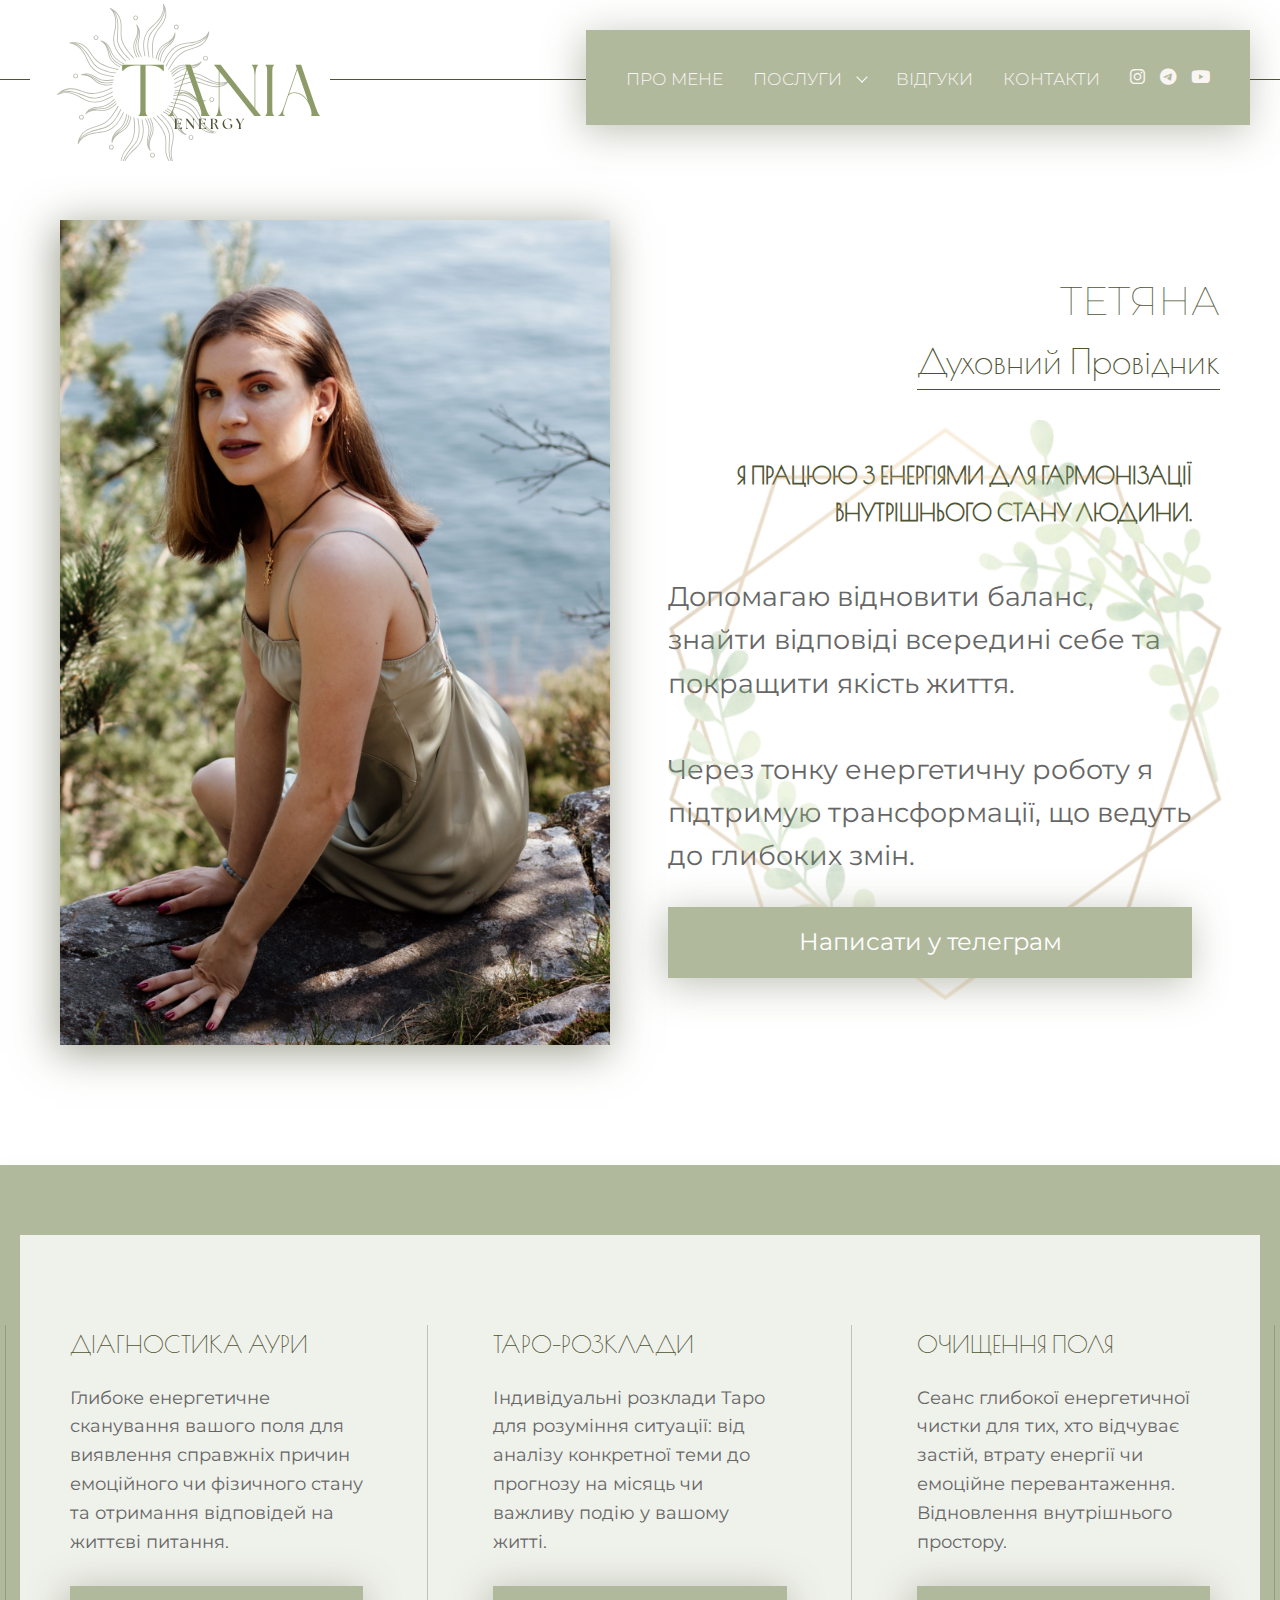
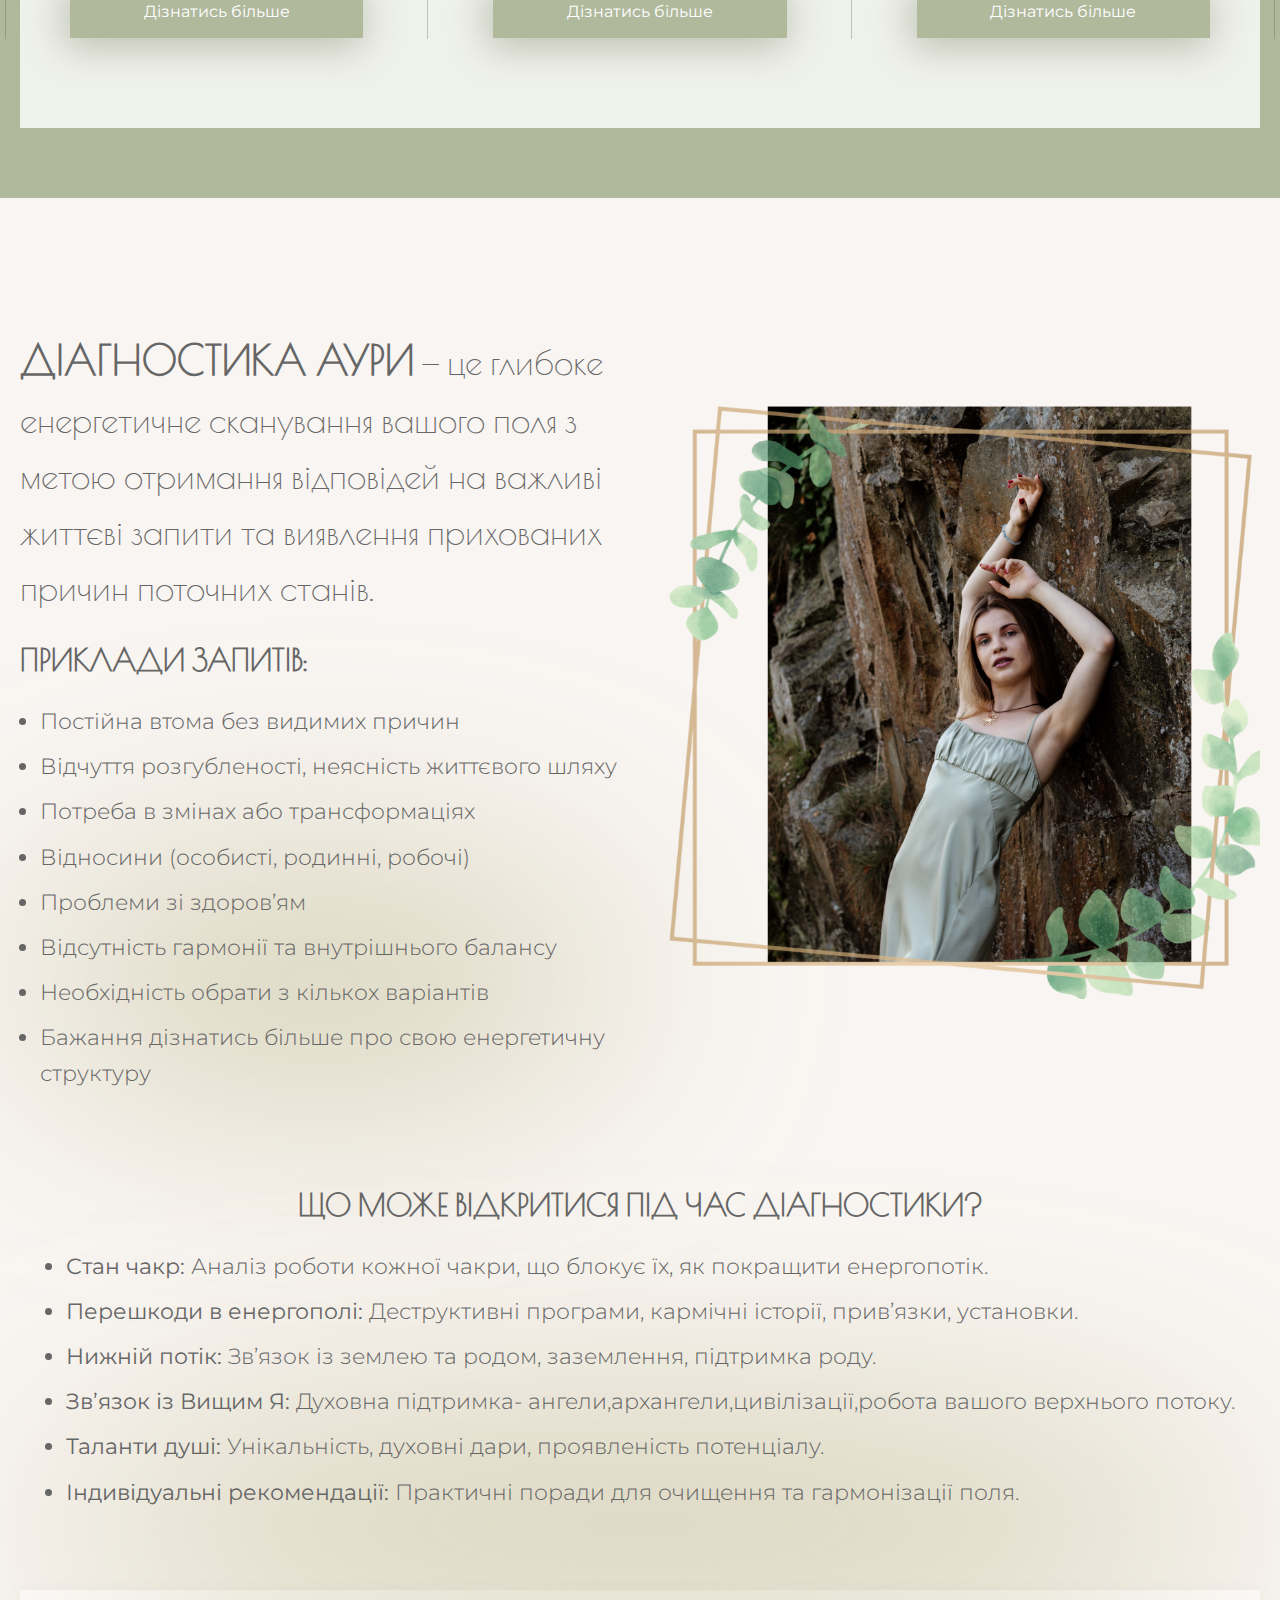
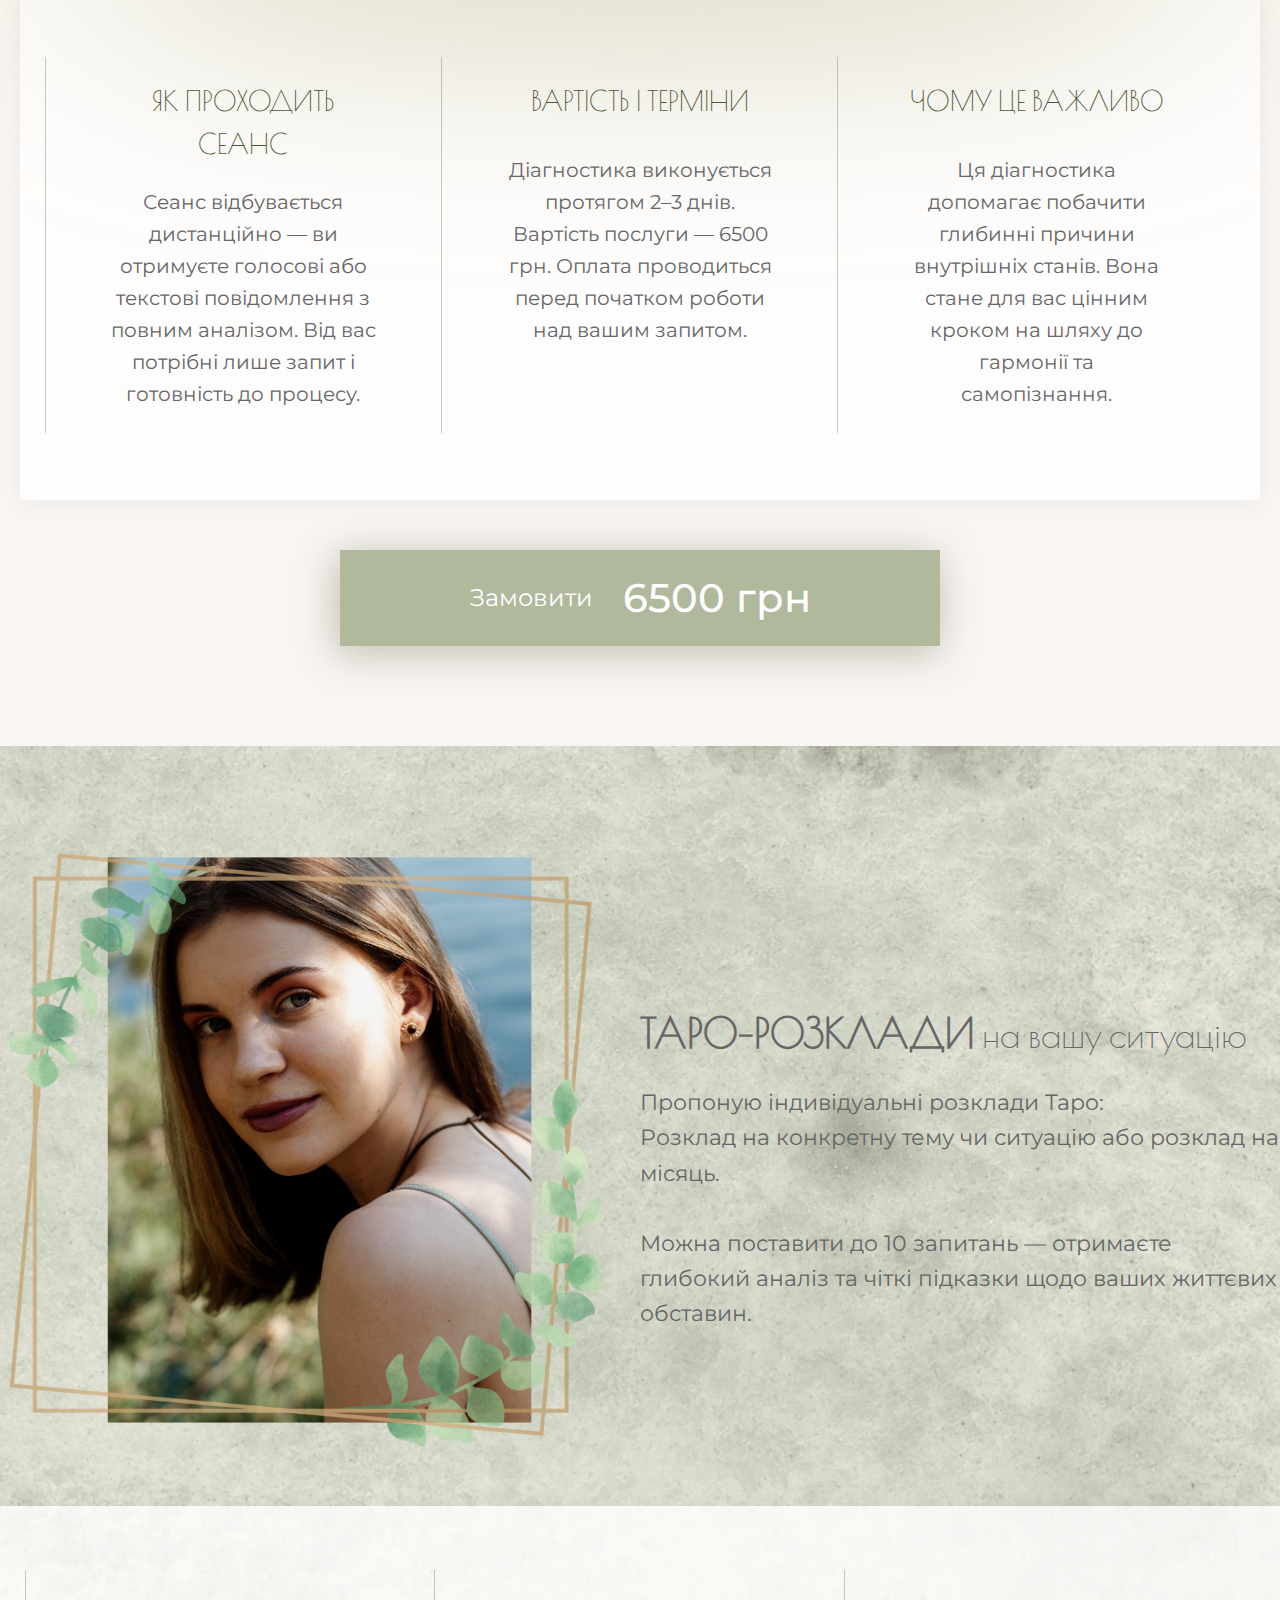
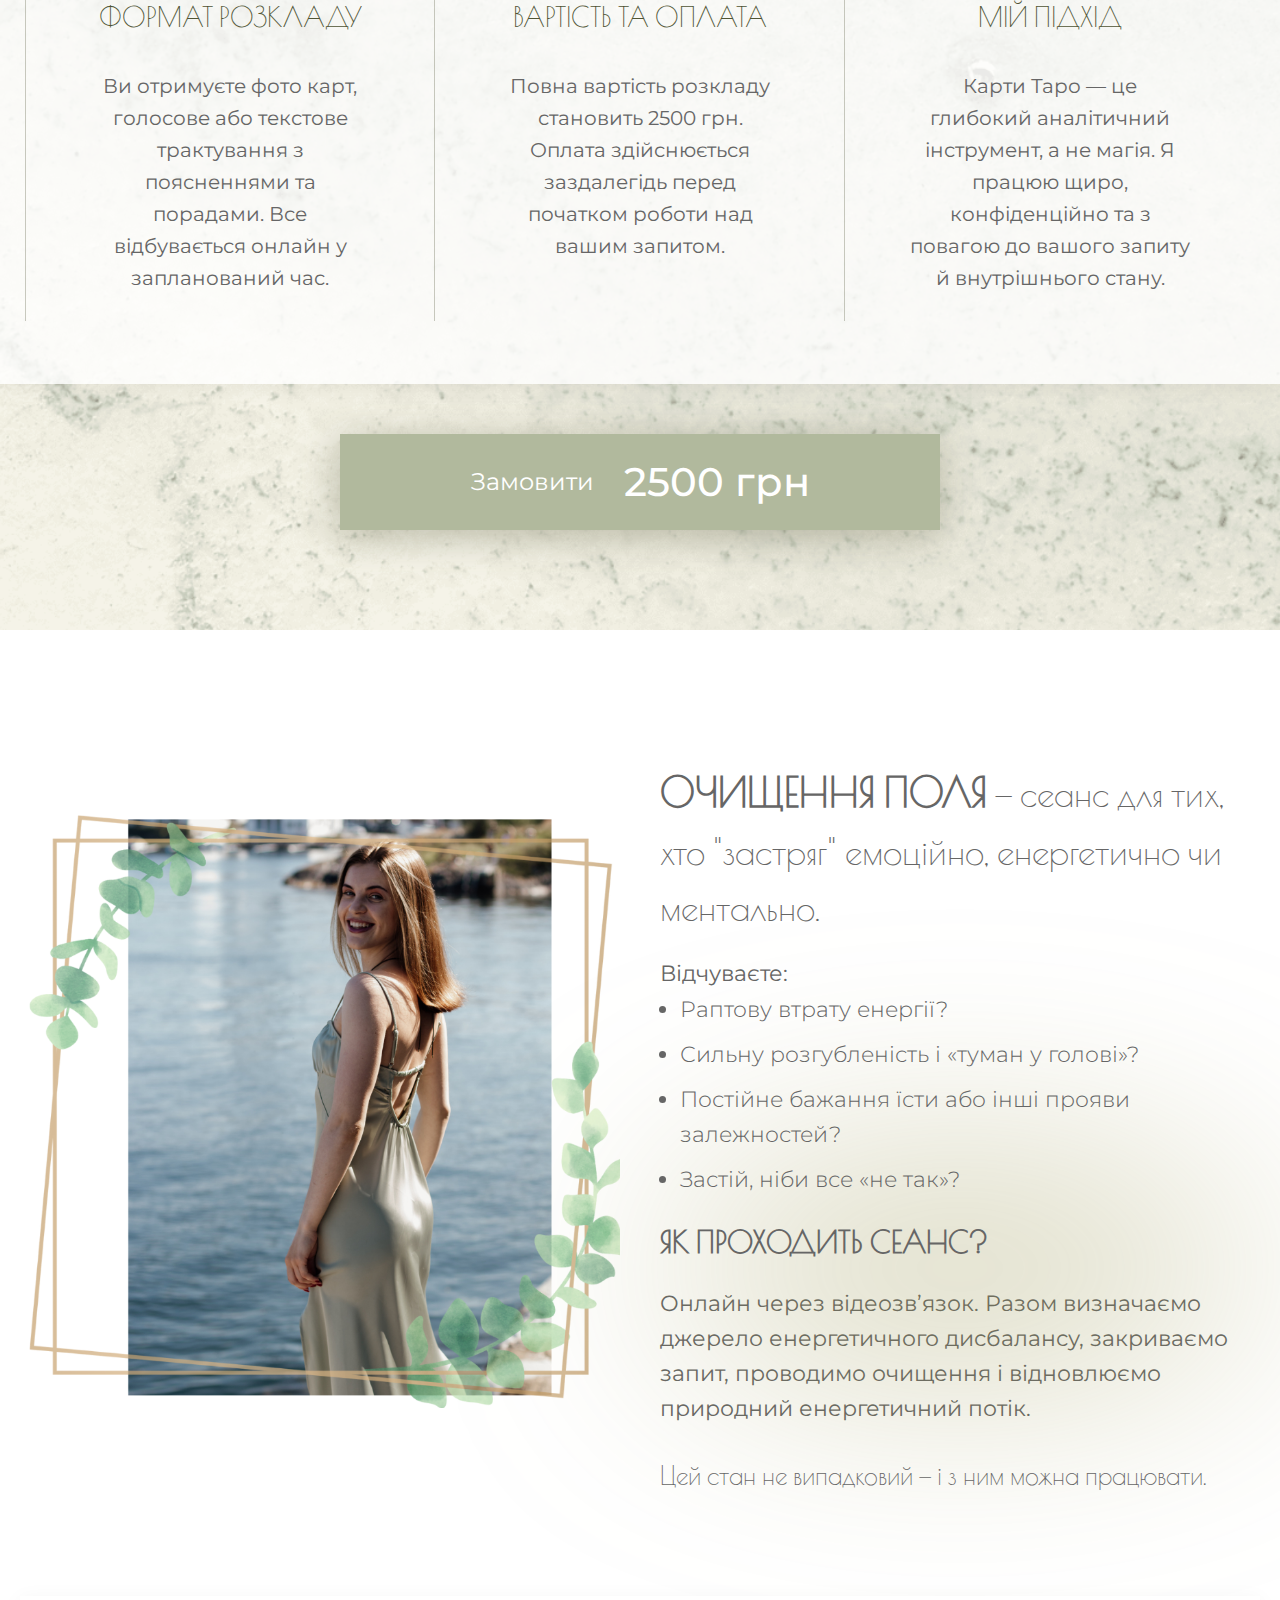
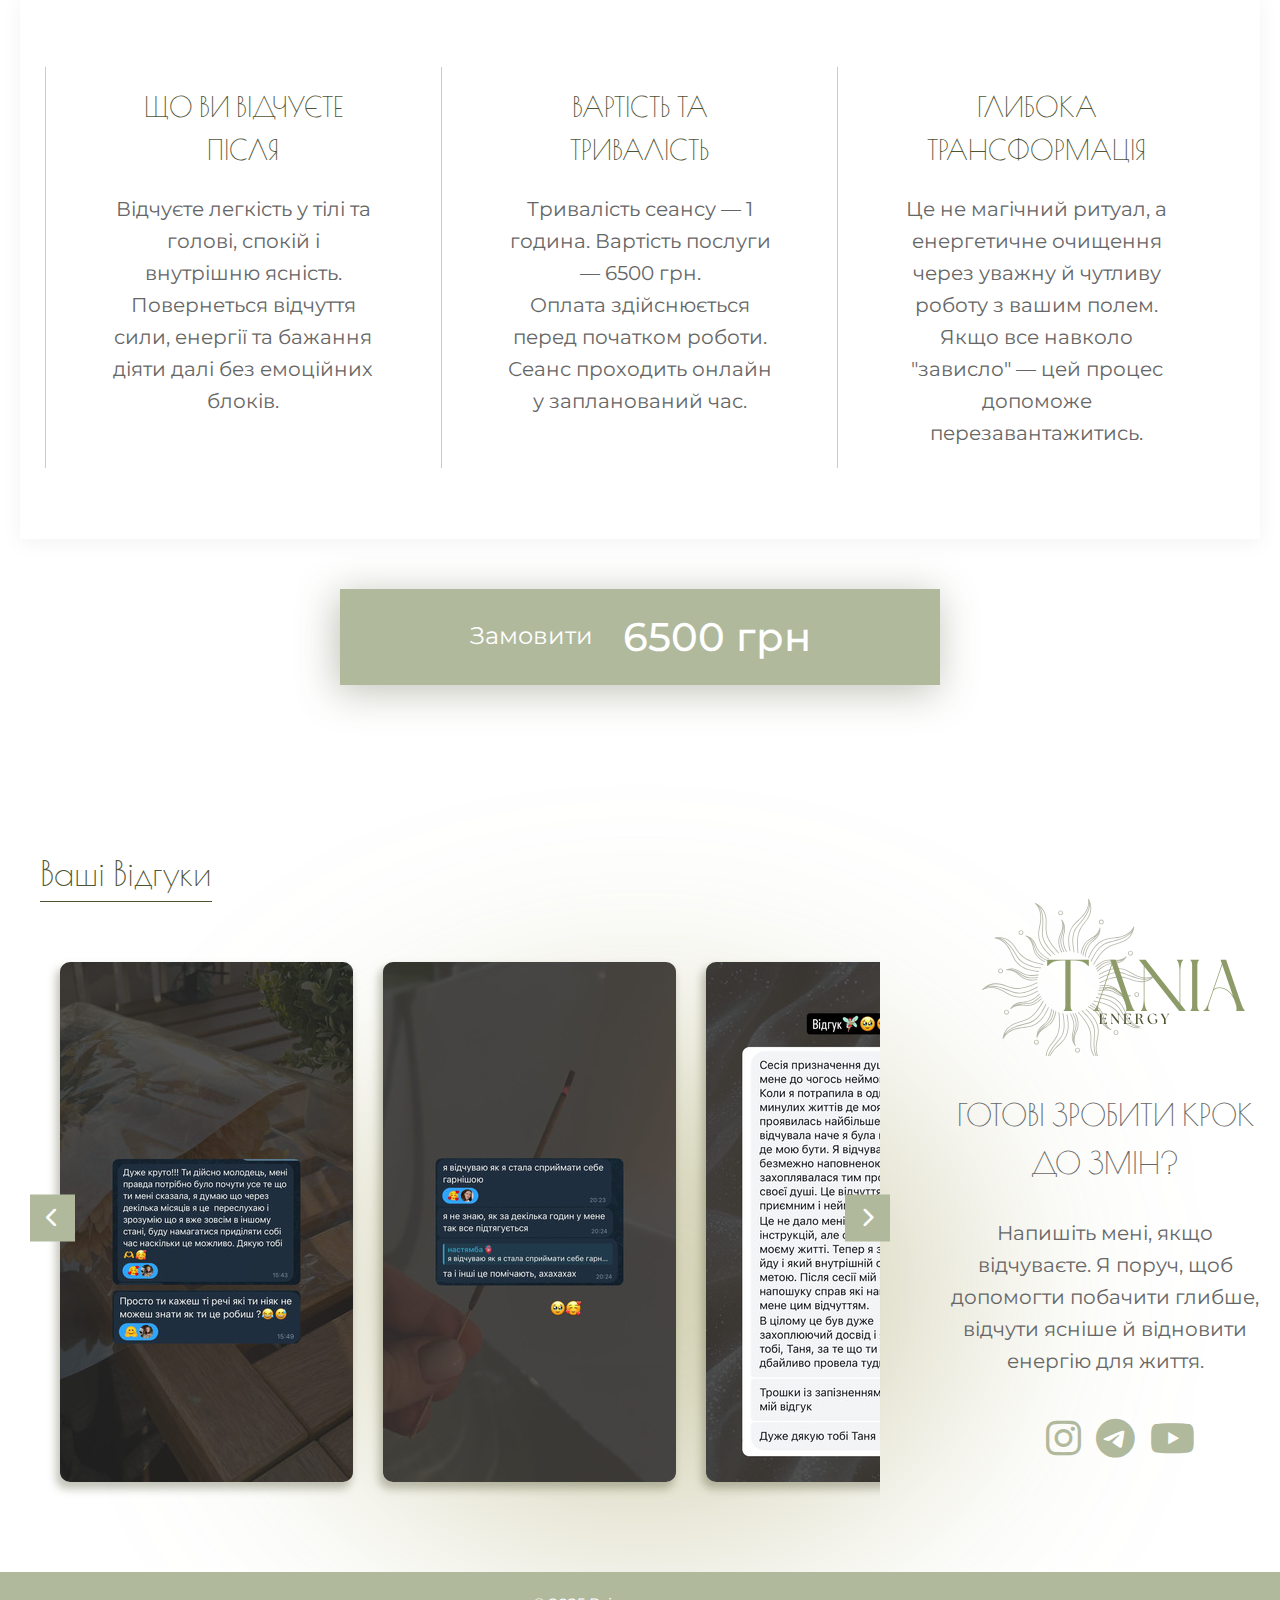
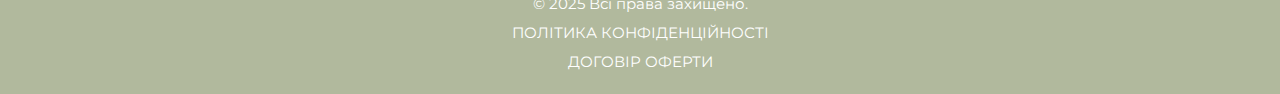
<file: index.html>
<!DOCTYPE html>
<html lang="en">

<head>
    <meta charset="UTF-8">
    <meta name="viewport" content="width=device-width, initial-scale=1.0">
    <title>TANIA | Energy</title>
    <link rel="stylesheet" href="https://cdnjs.cloudflare.com/ajax/libs/font-awesome/6.4.0/css/all.min.css">
    <link rel="stylesheet" href="style.css">
</head>

<body id="body">

    <header id="header">
        <div class="header-menu">
            <div class="logo">
                <img src="images/logo.png" alt="TANIA | Energy">
            </div>
            <div class="burger" id="burger">
                <span class="line line1"></span>
                <span class="line line2"></span>
                <span class="line line3"></span>
            </div>
            <nav class="nav">
                <ul class="nav-list">
                    <li><a href="#about">Про мене</a></li>
                    <li class="dropdown">
                        <a href="#" class="dropdown-toggle">Послуги <span class="arrow"></span></a>
                        <div class="dropdown-menu">
                            <a href="#aura"><span>Діагностика</span> аури</a>
                            <a href="#tarot"><span>Таро-розклади</span> на вашу ситуацію</a>
                            <a href="#cleansing"><span>Очищення</span> поля</a>

                        </div>
                    </li>
                    <li><a href="#reviews">Відгуки</a></li>
                    <li><a href="#contacts">Контакти</a></li>
                </ul>
                <div class="social-icons">
                    <a href="https://www.instagram.com/tania.energy" class="social-icon" id="instagram" target="_blank">
                        <i class="fab fa-instagram"></i>
                    </a>
                    <a href="https://t.me/taniaenergy" class="social-icon" id="telegram" target="_blank">
                        <i class="fab fa-telegram"></i>
                    </a>
                    <a href="https://www.youtube.com/@tania.energy" class="social-icon" id="youtube" target="_blank">
                        <i class="fab fa-youtube"></i>
                    </a>
                </div>
            </nav>
        </div>
        <div class="hero" id="about">
            <div class="hero-content">
                <div class="title">
                    <h1>Тетяна</h1>
                    <span>Духовний Провідник</span>
                </div>
                <div class="hero-img">
                    <img src="images/photo.jpg" alt="TANIA">
                </div>
                <div class="hero-text">
                    <div class="title">
                        <h1>Тетяна</h1>
                        <span>Духовний Провідник</span>
                    </div>

                    <p><span>Я працюю з енергіями для гармонізації внутрішнього стану людини. </span>
                        <br>
                        Допомагаю відновити баланс, знайти відповіді всередині себе та покращити
                        якість життя. <br> <br>
                        Через тонку енергетичну роботу я підтримую
                        трансформації, що ведуть до глибоких змін.
                        <a href="https://t.me/taniaenergy" class="main-button">Написати у телеграм</a>
                    </p>
                </div>

            </div>
        </div>
    </header>

    <section id="services">
        <div class="services-wrapper">
            <div class="service-block with-line">
                <h3>Діагностика Аури</h3>
                <p>Глибоке енергетичне сканування вашого поля для виявлення справжніх причин емоційного чи фізичного
                    стану
                    та отримання відповідей на життєві питання.</p>
                <a href="#aura" class="main-button">Дізнатись більше</a>
            </div>

            <div class="service-block with-line">
                <h3>ТАРО-РОЗКЛАДИ</h3>
                <p>Індивідуальні розклади Таро для розуміння ситуації: від аналізу конкретної теми до прогнозу на місяць
                    чи
                    важливу подію у вашому житті.</p>
                <a href="#tarot" class="main-button">Дізнатись більше</a>
            </div>

            <div class="service-block with-line">
                <h3>ОЧИЩЕННЯ ПОЛЯ</h3>
                <p>Сеанс глибокої енергетичної чистки для тих, хто відчуває застій, втрату енергії чи емоційне
                    перевантаження. Відновлення внутрішнього простору.</p>
                <a href="#cleansing" class="main-button">Дізнатись більше</a>
            </div>
        </div>
    </section>

    <section id="aura">
        <div class="servise-section">
            <div class="servise-content">
                <h3><span>Діагностика аури</span> — це глибоке енергетичне сканування вашого поля з метою отримання
                    відповідей на
                    важливі
                    життєві запити та виявлення прихованих причин поточних станів.</h3>

                <h4>Приклади запитів:</h4>
                <ul class="servise-list">
                    <li>Постійна втома без видимих причин</li>
                    <li>Відчуття розгубленості, неясність життєвого шляху</li>
                    <li>Потреба в змінах або трансформаціях</li>
                    <li>Відносини (особисті, родинні, робочі)</li>
                    <li>Проблеми зі здоров’ям</li>
                    <li>Відсутність гармонії та внутрішнього балансу</li>
                    <li>Необхідність обрати з кількох варіантів</li>
                    <li>Бажання дізнатись більше про свою енергетичну структуру</li>
                </ul>
            </div>
            <div class="servise-image">
                <img src="images/aura.png" alt="Діагностика Аури">
            </div>
        </div>
        <div class="servise-content servise-content-center">
            <h4>Що може відкритися під час діагностики?</h3>
                <ul class="servise-list">
                    <li><strong>Стан чакр:</strong> Аналіз роботи кожної чакри, що блокує їх, як покращити енергопотік.
                    </li>
                    <li><strong>Перешкоди в енергополі:</strong> Деструктивні програми, кармічні історії, прив’язки,
                        установки.</li>
                    <li><strong>Нижній потік:</strong> Зв’язок із землею та родом, заземлення, підтримка роду.</li>
                    <li><strong>Зв’язок із Вищим Я:</strong> Духовна підтримка- ангели,архангели,цивілізації,робота
                        вашого верхнього потоку.
                    </li>
                    <li><strong>Таланти душі:</strong> Унікальність, духовні дари, проявленість потенціалу.</li>
                    <li><strong>Індивідуальні рекомендації:</strong> Практичні поради для очищення та гармонізації поля.
                    </li>
                </ul>

                <div class="services-wrapper">
                    <div class="service-block with-line">
                        <h3>Як проходить сеанс</h3>
                        <p>Сеанс відбувається дистанційно — ви отримуєте голосові або текстові повідомлення з повним
                            аналізом. Від вас
                            потрібні лише запит і готовність до процесу.</p>
                    </div>

                    <div class="service-block with-line">
                        <h3>Вартість і терміни</h3>
                        <p>Діагностика виконується протягом 2–3 днів. <br>
                            Вартість послуги — 6500 грн. Оплата проводиться
                            перед початком
                            роботи над вашим запитом.</p>
                    </div>

                    <div class="service-block">
                        <h3>Чому це важливо</h3>
                        <p>Ця діагностика допомагає побачити глибинні причини внутрішніх станів. Вона стане для вас
                            цінним кроком на
                            шляху до гармонії та самопізнання.</p>
                    </div>
                </div>


                <a href="https://secure.wayforpay.com/button/b5491f661465d" class="main-button">Замовити <span>6500
                        грн</span> </a>
        </div>
    </section>

    <section id="tarot">
        <div class="tarot">
            <div class="servise-section">
                <div class="servise-image">
                    <img src="images/taro.png" alt="Таро-розклади">
                </div>
                <div class="servise-content">
                    <h3><span>Таро-розклади</span> на вашу ситуацію</h3>
                    <p>Пропоную індивідуальні розклади Таро:
                        <br>Розклад на конкретну тему чи ситуацію або розклад на місяць.
                        <br><br>Можна поставити до 10 запитань — отримаєте глибокий аналіз та чіткі підказки щодо ваших
                        життєвих
                        обставин.
                    </p>
                </div>
            </div>

            <div class="servise-content servise-content-center">
                <div class="services-wrapper">
                    <div class="service-block with-line">
                        <h3>Формат розкладу</h3>
                        <p>Ви отримуєте фото карт, голосове або текстове трактування з поясненнями та порадами. Все
                            відбувається онлайн
                            у запланований час.</p>
                    </div>

                    <div class="service-block with-line">
                        <h3>Вартість та оплата</h3>
                        <p>Повна вартість розкладу становить 2500 грн. <br>
                            Оплата здійснюється заздалегідь перед початком
                            роботи над вашим
                            запитом.</p>
                    </div>

                    <div class="service-block">
                        <h3>Мій підхід</h3>
                        <p>Карти Таро — це глибокий аналітичний інструмент, а не магія. Я працюю щиро, конфіденційно та
                            з повагою до
                            вашого запиту й внутрішнього стану.</p>
                    </div>
                </div>


                <a href="https://secure.wayforpay.com/button/b03facf816d03" class="main-button">Замовити <span>2500
                        грн</span></a>
            </div>
        </div>
    </section>

    <section id="cleansing">
        <div class="servise-section">
            <div class="servise-image">
                <img src="images/cleansing.png" alt="Очищення поля">
            </div>
            <div class="servise-content">
                <h3><span>Очищення поля</span> — сеанс для тих, хто "застряг" емоційно, енергетично чи ментально.</h3>
                <p>Відчуваєте:</p>
                <ul class="servise-list">
                    <li>Раптову втрату енергії?</li>
                    <li>Сильну розгубленість і «туман у голові»?</li>
                    <li>Постійне бажання їсти або інші прояви залежностей?</li>
                    <li>Застій, ніби все «не так»?</li>
                </ul>

                <h4>Як проходить сеанс?</h4>
                <p>Онлайн через відеозв’язок. Разом визначаємо джерело енергетичного дисбалансу, закриваємо запит,
                    проводимо
                    очищення і відновлюємо природний енергетичний потік.</p>

                <h5>Цей стан не випадковий — і з ним можна працювати.</h5>

            </div>
        </div>

        <div class="servise-content servise-content-center">

            <div class="services-wrapper">
                <div class="service-block with-line">
                    <h3>Що ви відчуєте після</h3>
                    <p>Відчуєте легкість у тілі та голові, спокій і внутрішню ясність. Повернеться відчуття сили,
                        енергії та бажання
                        діяти далі без емоційних блоків.</p>
                </div>

                <div class="service-block with-line">
                    <h3>Вартість та тривалість</h3>
                    <p>Тривалість сеансу — 1 година. Вартість послуги — 6500 грн. <br>
                        Оплата здійснюється перед початком роботи.
                        Сеанс проходить
                        онлайн у запланований час.</p>
                </div>

                <div class="service-block">
                    <h3>Глибока трансформація</h3>
                    <p>Це не магічний ритуал, а енергетичне очищення через уважну й чутливу роботу з вашим полем. Якщо
                        все навколо
                        "зависло" — цей процес допоможе перезавантажитись.</p>
                </div>
            </div>



            <a href="https://secure.wayforpay.com/button/bd6b29d8e694d" class="main-button">Замовити <span>6500
                    грн</span></a>
        </div>
    </section>

    <section id="reviews">
        <div class="reviews">
            <div class="reviews-back">
                <div class="title ">
                    <span>Ваші Відгуки</span>
                </div>
                <div class="reviews-carousel">
                    <div class="review-carousel-container">
                        <div class="review-slide">
                            <img src="images/r1.jpeg" alt="Відгук" class="review-img">
                        </div>
                        <div class="review-slide">
                            <img src="images/r2.jpeg" alt="Відгук" class="review-img">
                        </div>
                        <div class="review-slide">
                            <img src="images/r3.jpeg" alt="Відгук" class="review-img">
                        </div>
                        <div class="review-slide">
                            <img src="images/r4.jpeg" alt="Відгук" class="review-img">
                        </div>
                        <div class="review-slide">
                            <img src="images/r5.jpeg" alt="Відгук" class="review-img">
                        </div>
                        <div class="review-slide">
                            <img src="images/r7.jpeg" alt="Відгук" class="review-img">
                        </div>
                        <div class="review-slide">
                            <img src="images/r8.jpeg" alt="Відгук" class="review-img">
                        </div>
                        <div class="review-slide">
                            <img src="images/r9.jpeg" alt="Відгук" class="review-img">
                        </div>
                        <div class="review-slide">
                            <img src="images/r10.jpeg" alt="Відгук" class="review-img">
                        </div>
                        <div class="review-slide">
                            <img src="images/r11.jpeg" alt="Відгук" class="review-img">
                        </div>
                        <div class="review-slide">
                            <img src="images/r12.jpeg" alt="Відгук" class="review-img">
                        </div>

                    </div>

                </div>
                <button class="carousel-button prev">
                    <i class="fas fa-chevron-left"></i>
                </button>
                <button class="carousel-button next">
                    <i class="fas fa-chevron-right"></i>
                </button>
            </div>
        </div>

        <div id="contacts">
            <div class="contacts">
                <img src="images/logo.png" alt=" Готові зробити крок до змін?">
                <h3>
                    Готові зробити крок до змін?
                </h3>
                <p>Напишіть мені, якщо відчуваєте. Я поруч, щоб допомогти побачити глибше, відчути ясніше й відновити
                    енергію для життя.</p>

                <div class="social-icons">
                    <a href="https://www.instagram.com/tania.energy" class="social-icon" id="instagram" target="_blank">
                        <i class="fab fa-instagram"></i>
                    </a>
                    <a href="https://t.me/taniaenergy" class="social-icon" id="telegram" target="_blank">
                        <i class="fab fa-telegram"></i>
                    </a>
                    <a href="https://www.youtube.com/@tania.energy" class="social-icon" id="youtube" target="_blank">
                        <i class="fab fa-youtube"></i>
                    </a>
                </div>
            </div>

        </div>
    </section>

    <footer>
        <p>© 2025 Всі права захищено.</p>
        <a href="privacy.html" target="_blank">Політика конфіденційності</a>
        <a href="offer.html" target="_blank">Договір оферти</a>
    </footer>

    <script>
        const burger = document.getElementById('burger');
        const header = document.getElementById('header');
        const body = document.getElementById('body');

        burger.addEventListener('click', () => {
            header.classList.toggle('active');
            burger.classList.toggle('active');
            body.classList.toggle('active');
        });

        document.querySelectorAll('.nav a[href^="#"]').forEach(link => {
            link.addEventListener('click', function (e) {
                const isInsideDropdown = e.target.closest('.dropdown');
                if (!isInsideDropdown) {
                    header.classList.remove('active');
                    burger.classList.remove('active');
                    body.classList.remove('active');
                }
            });
        });



        // dropdown-menu
        document.addEventListener('DOMContentLoaded', () => {
            const dropdown = document.querySelector('.dropdown');

            if (!dropdown) return;

            document.addEventListener('click', (e) => {
                const isToggle = e.target.closest('.dropdown-toggle');
                const isInsideMenu = dropdown.contains(e.target);

                if (isToggle) {
                    e.preventDefault();
                    dropdown.classList.toggle('open');
                } else if (!isInsideMenu) {
                    dropdown.classList.remove('open');
                }
            });
        });


        // carousel

        document.addEventListener('DOMContentLoaded', function () {
            const container = document.querySelector('.review-carousel-container');
            const slides = document.querySelectorAll('.review-slide');
            const prevBtn = document.querySelector('.carousel-button.prev');
            const nextBtn = document.querySelector('.carousel-button.next');

            let currentIndex = 0;

            function getSlidesPerView() {
                if (window.innerWidth <= 600) return 1;
                if (window.innerWidth <= 1024) return 2;
                return 3;
            }

            function updateCarousel() {
                const slideWidth = slides[0].offsetWidth + 30; // slide + gap
                const slidesPerView = getSlidesPerView();
                const maxIndex = slides.length - slidesPerView;

                if (currentIndex < 0) currentIndex = 0;
                if (currentIndex > maxIndex) currentIndex = maxIndex;

                container.style.transform = `translateX(-${currentIndex * slideWidth}px)`;
            }

            prevBtn.addEventListener('click', () => {
                currentIndex -= getSlidesPerView();
                updateCarousel();
            });

            nextBtn.addEventListener('click', () => {
                currentIndex += getSlidesPerView();
                updateCarousel();
            });

            window.addEventListener('resize', updateCarousel);
            updateCarousel();
        });


    </script>

</body>

</html>
</file>
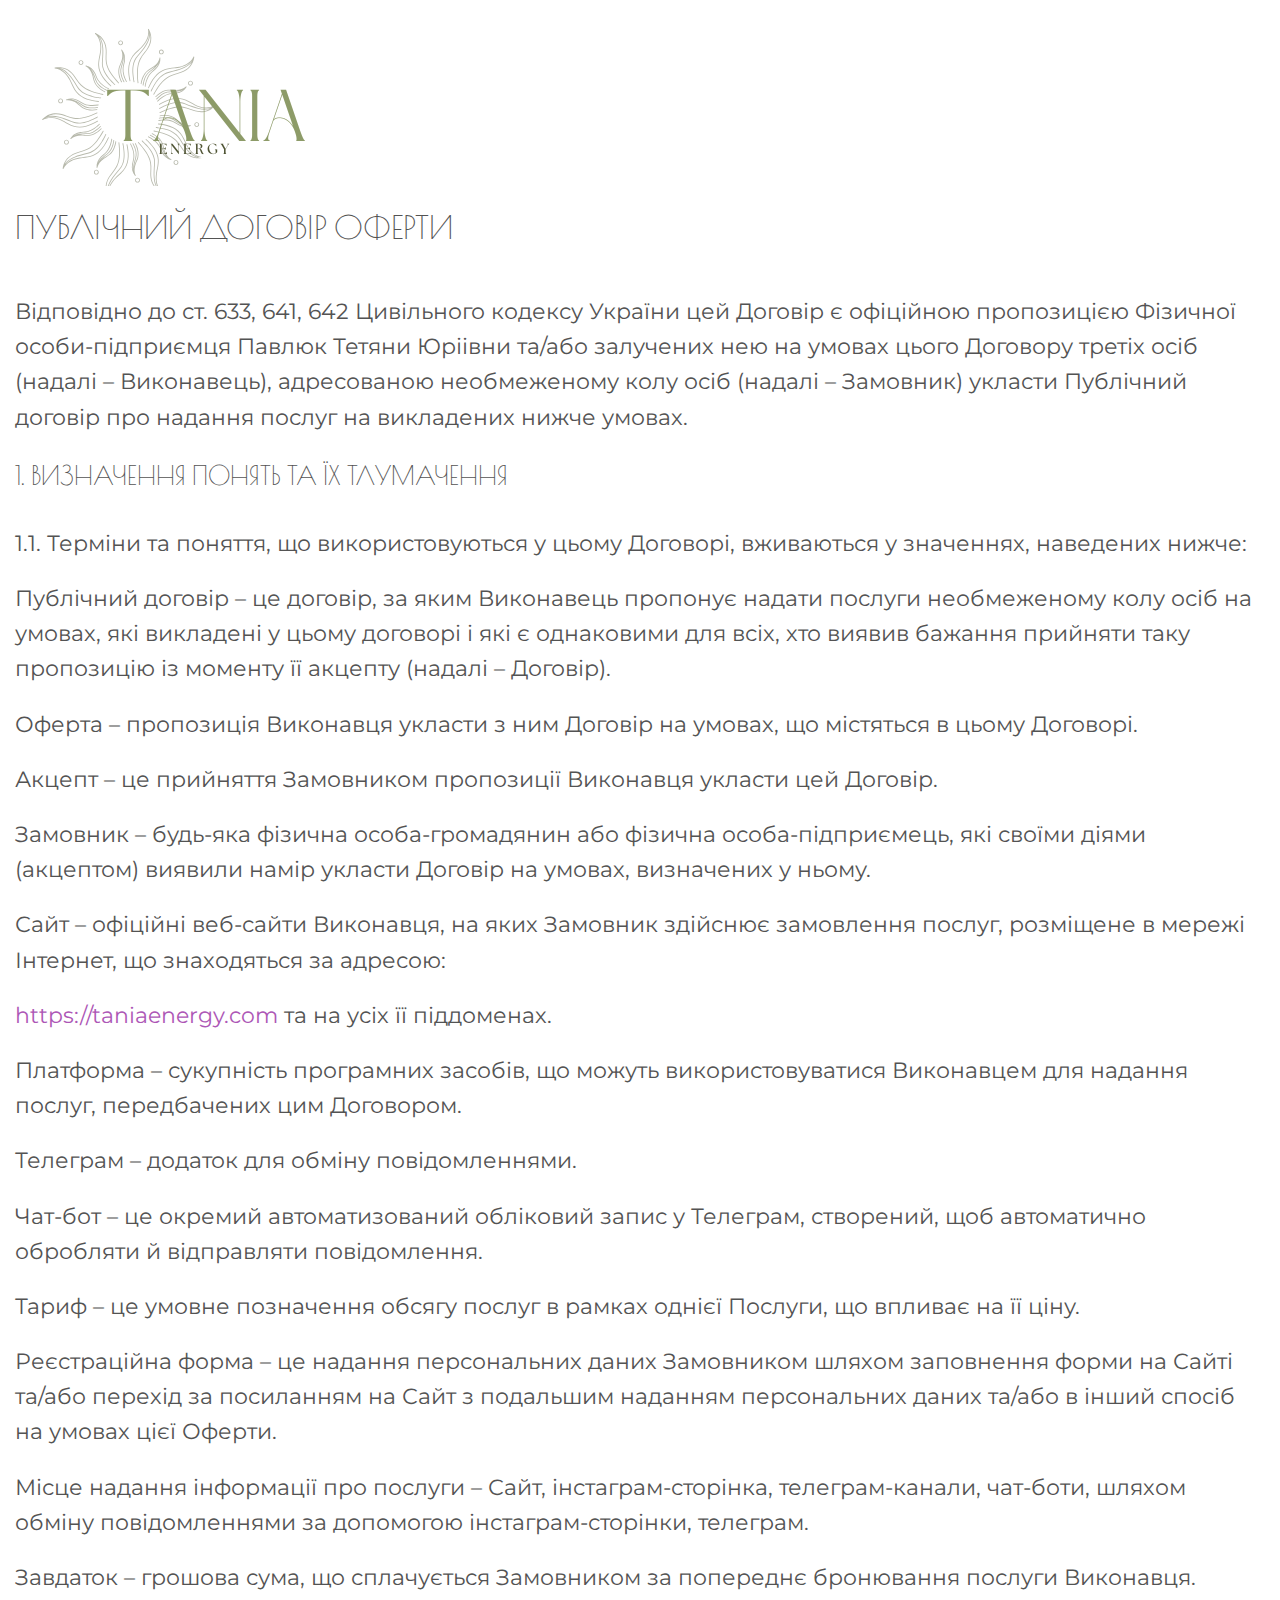
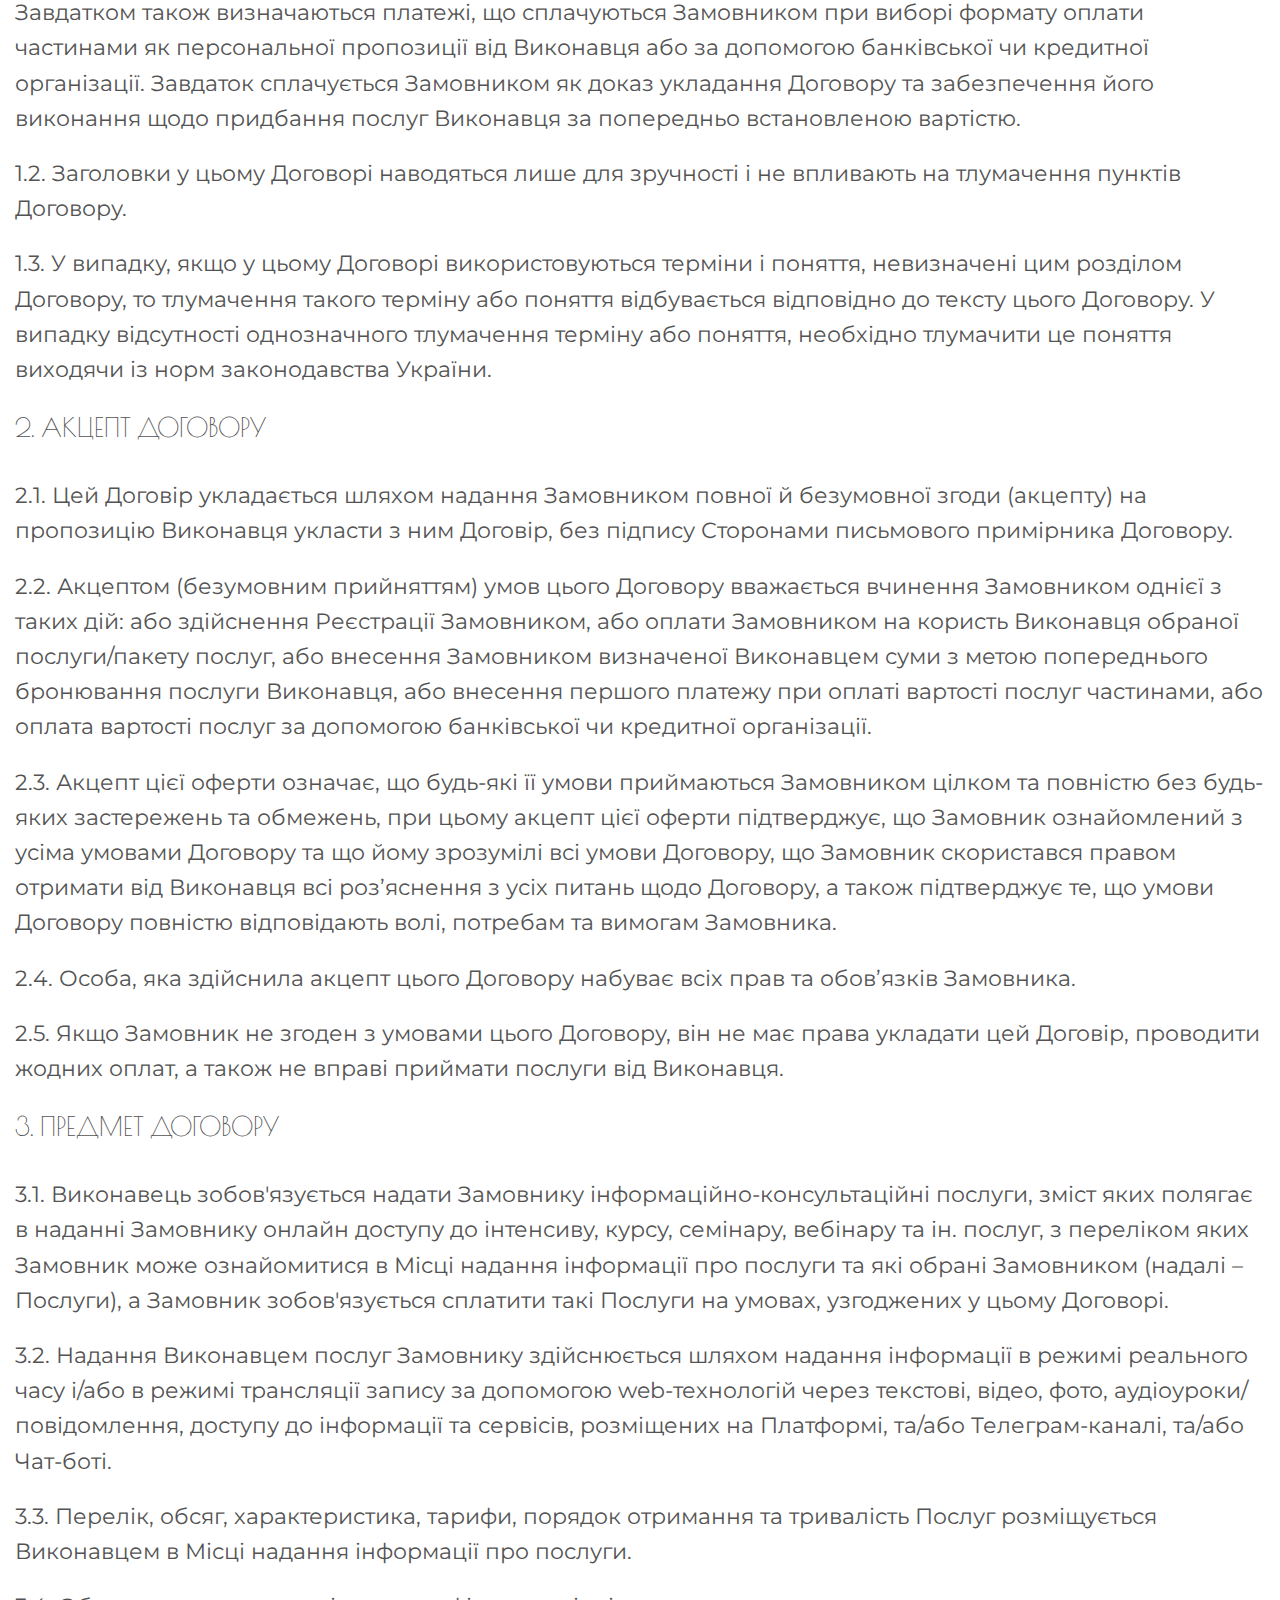
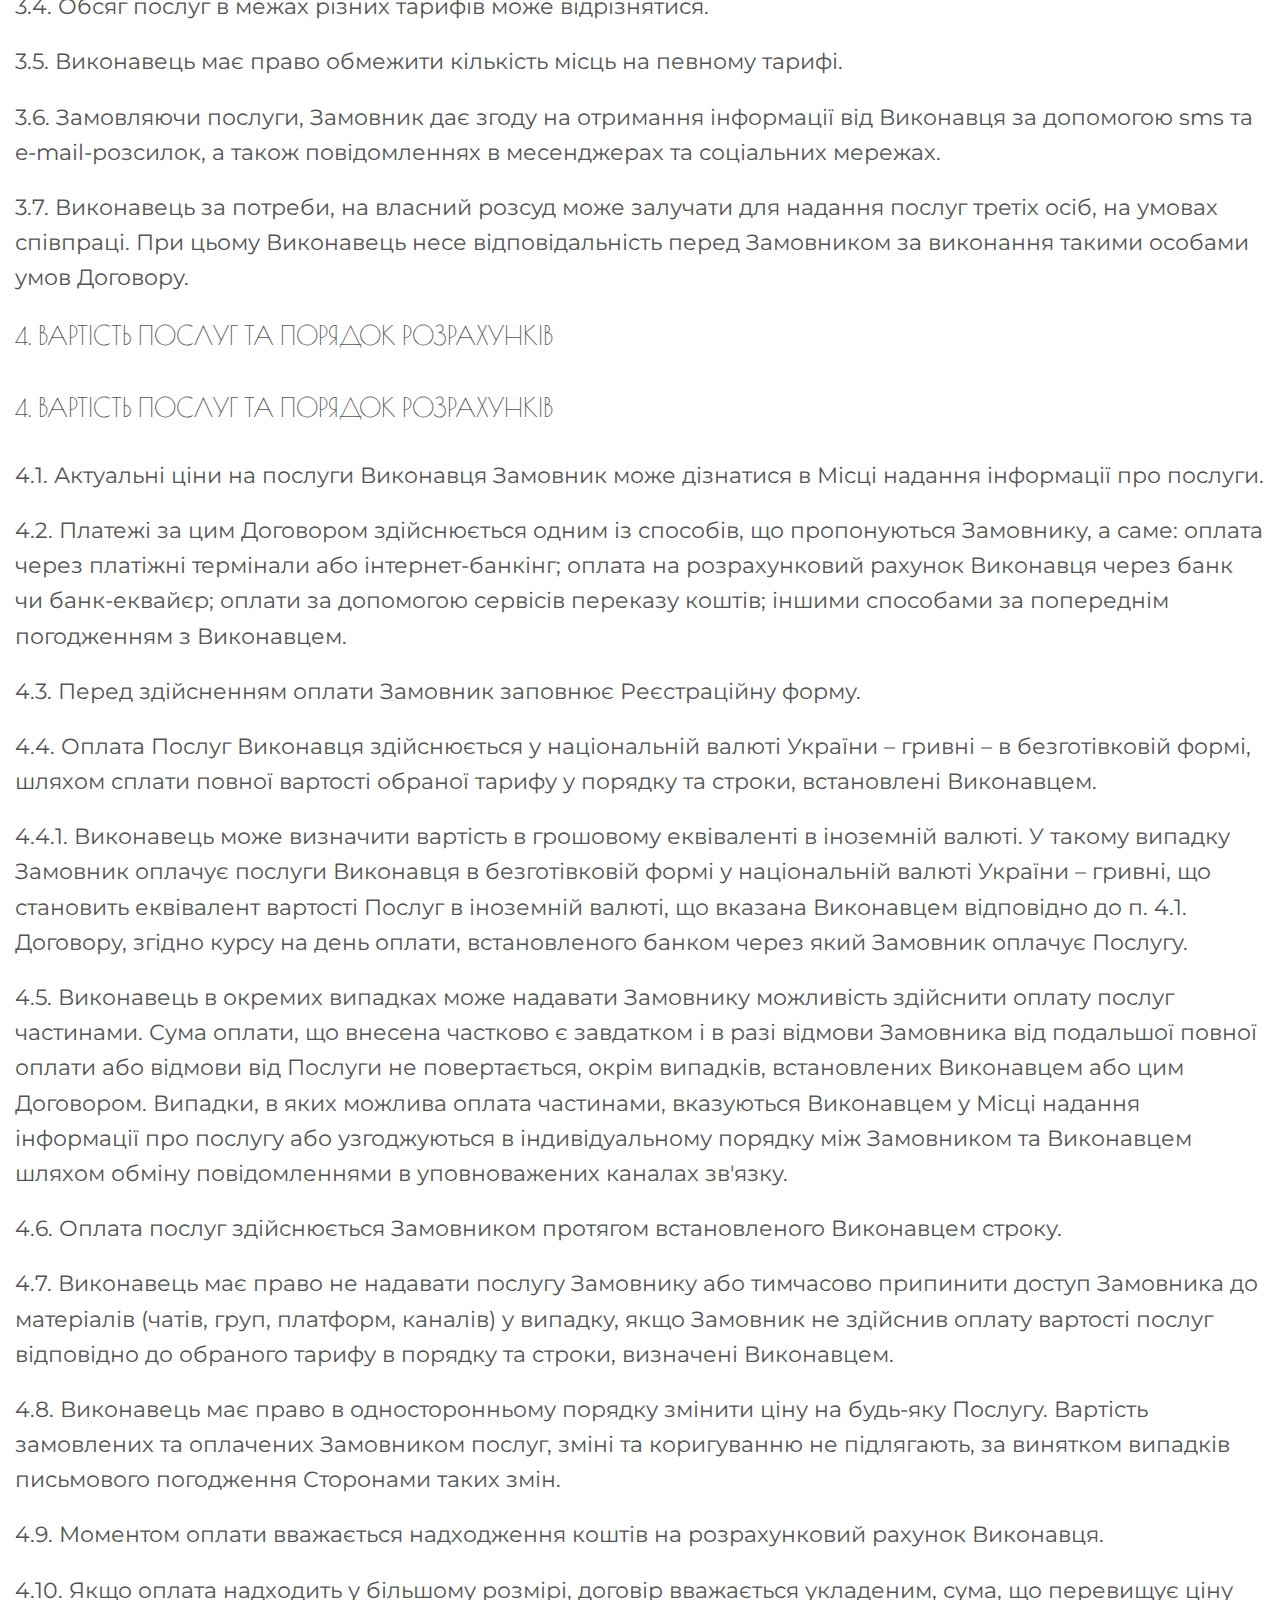
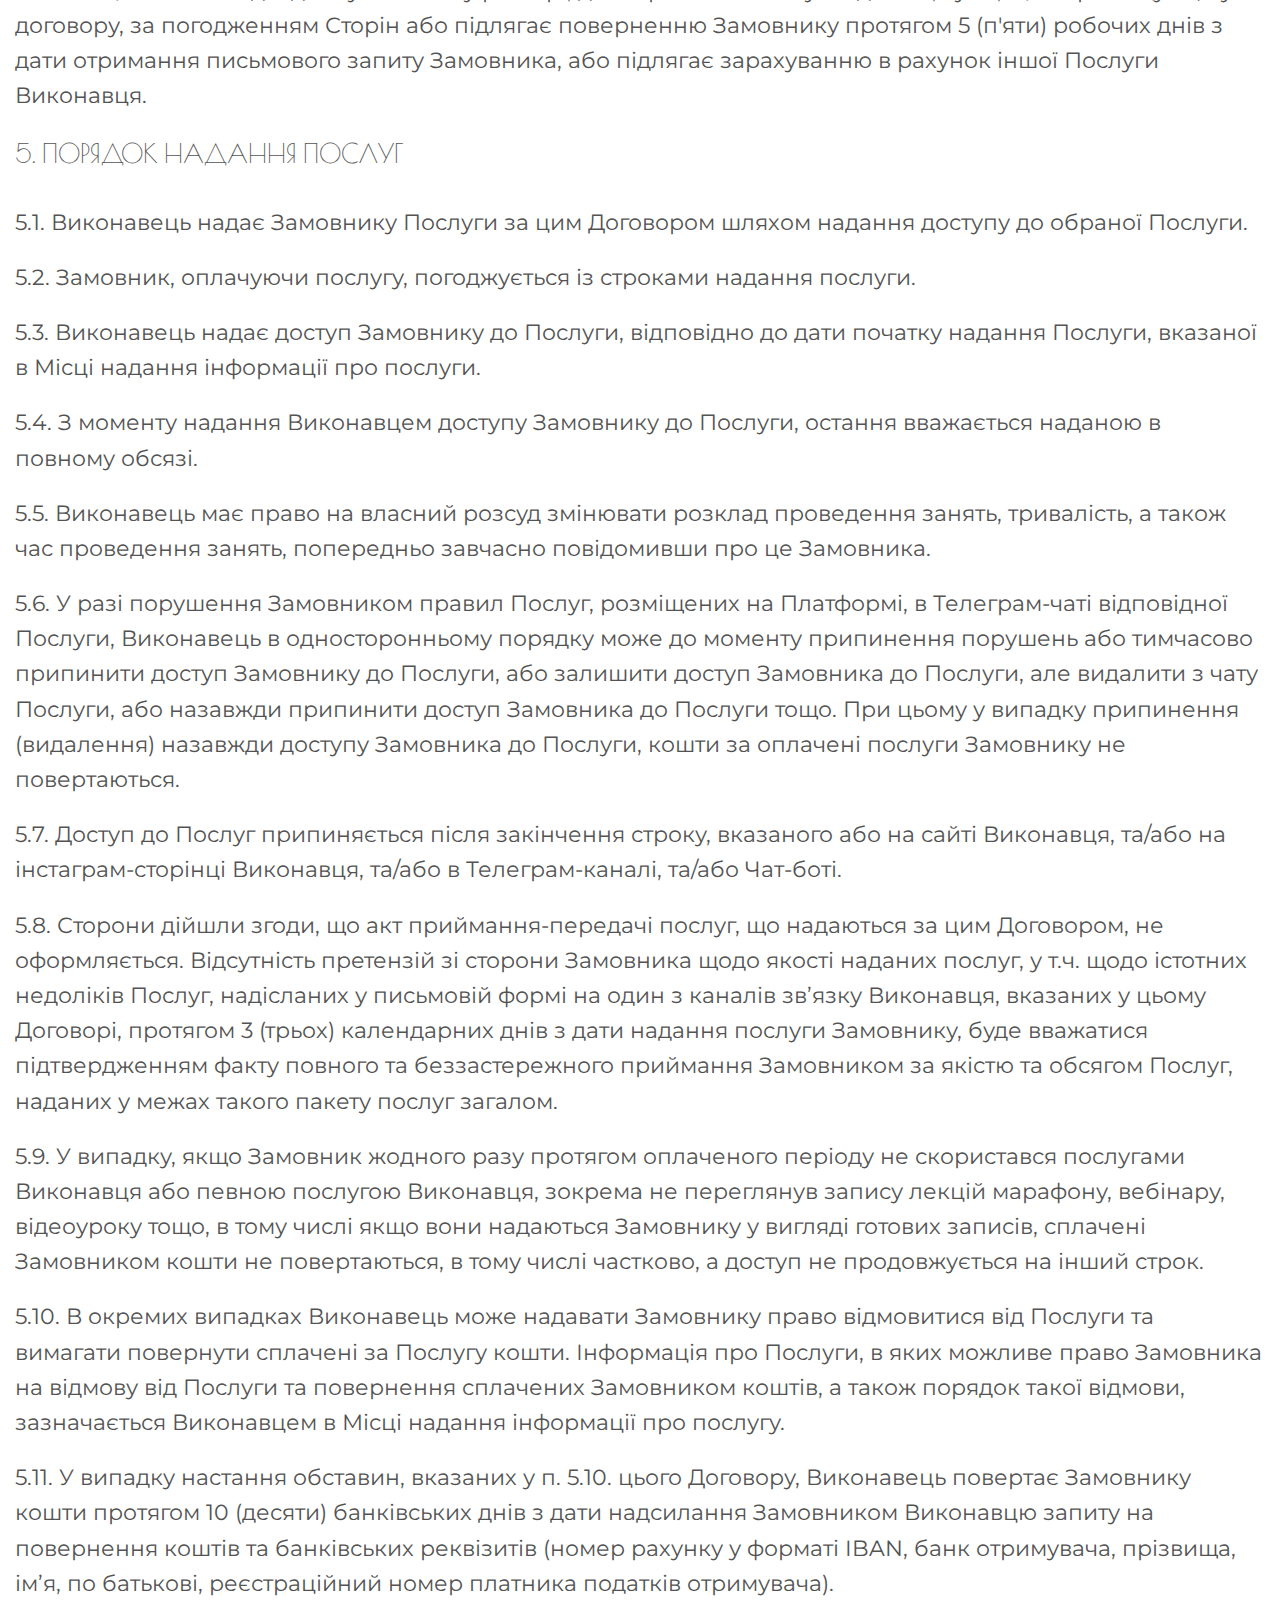
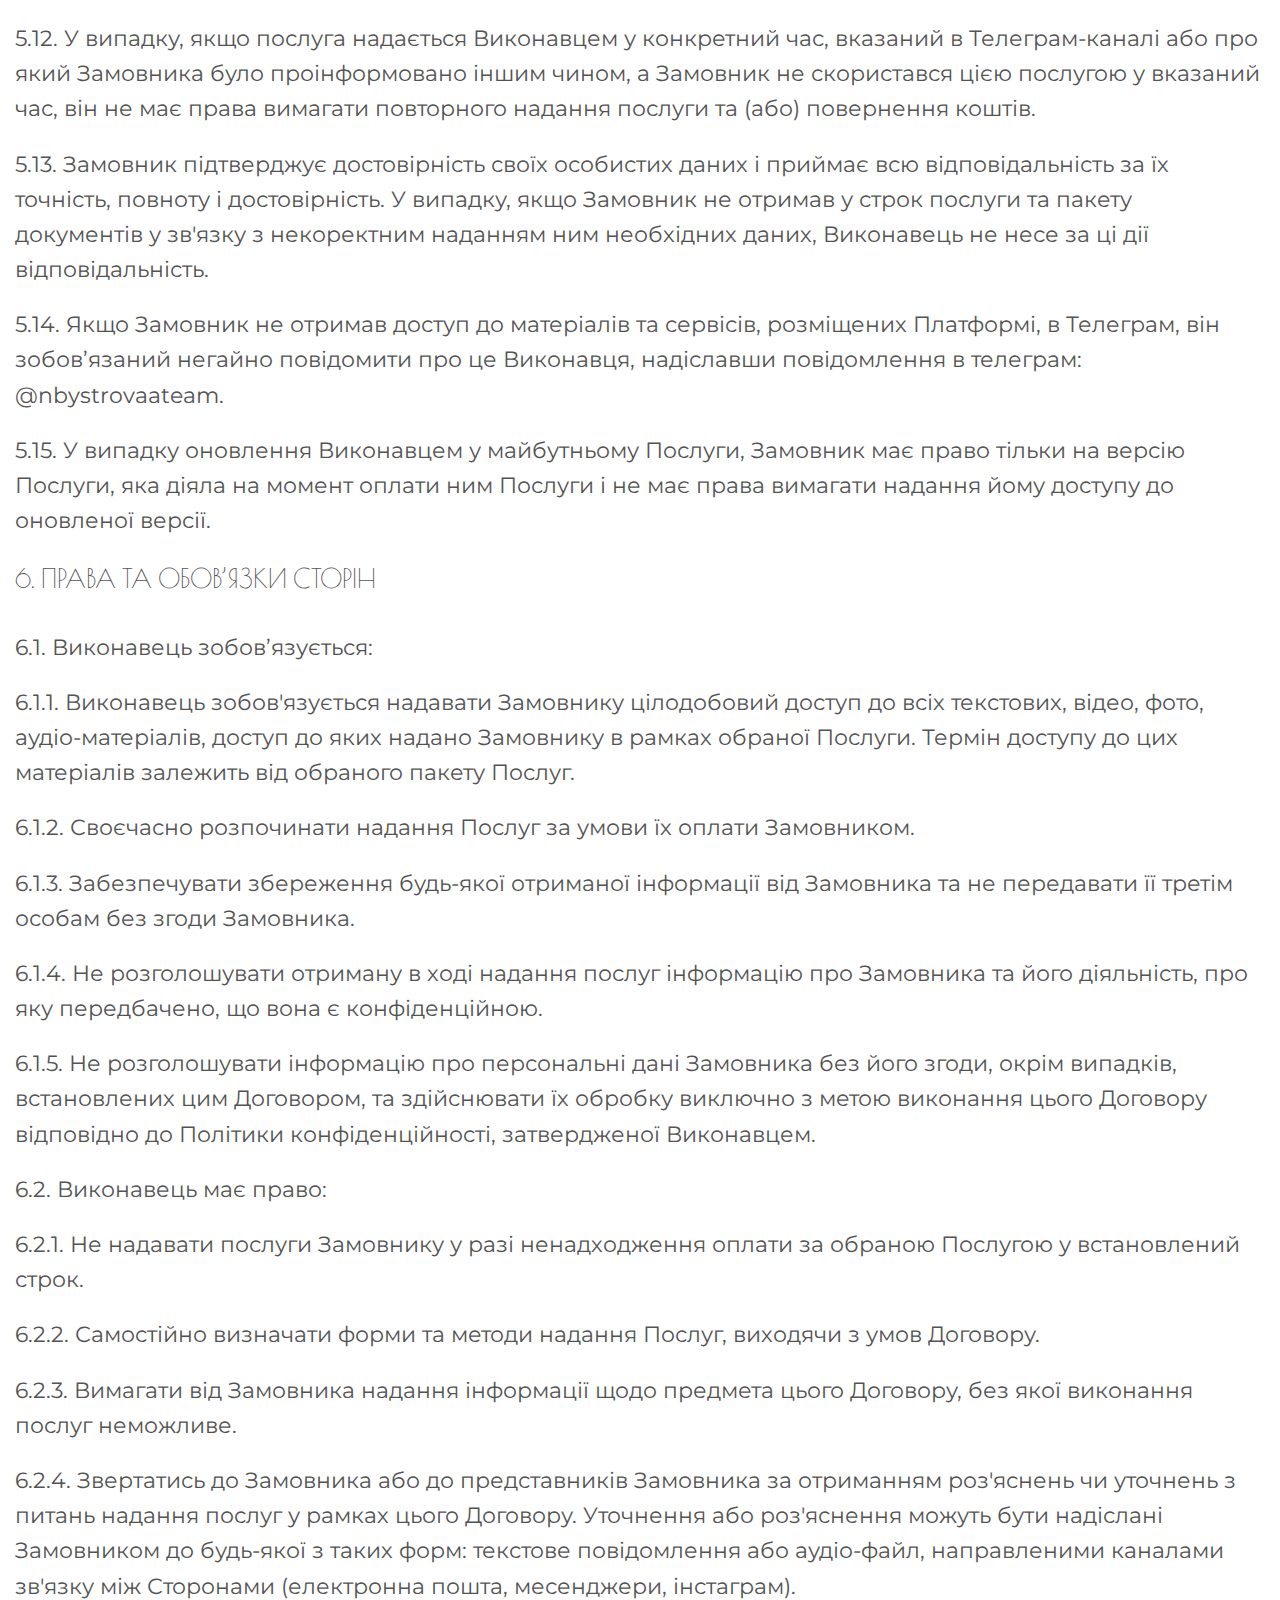
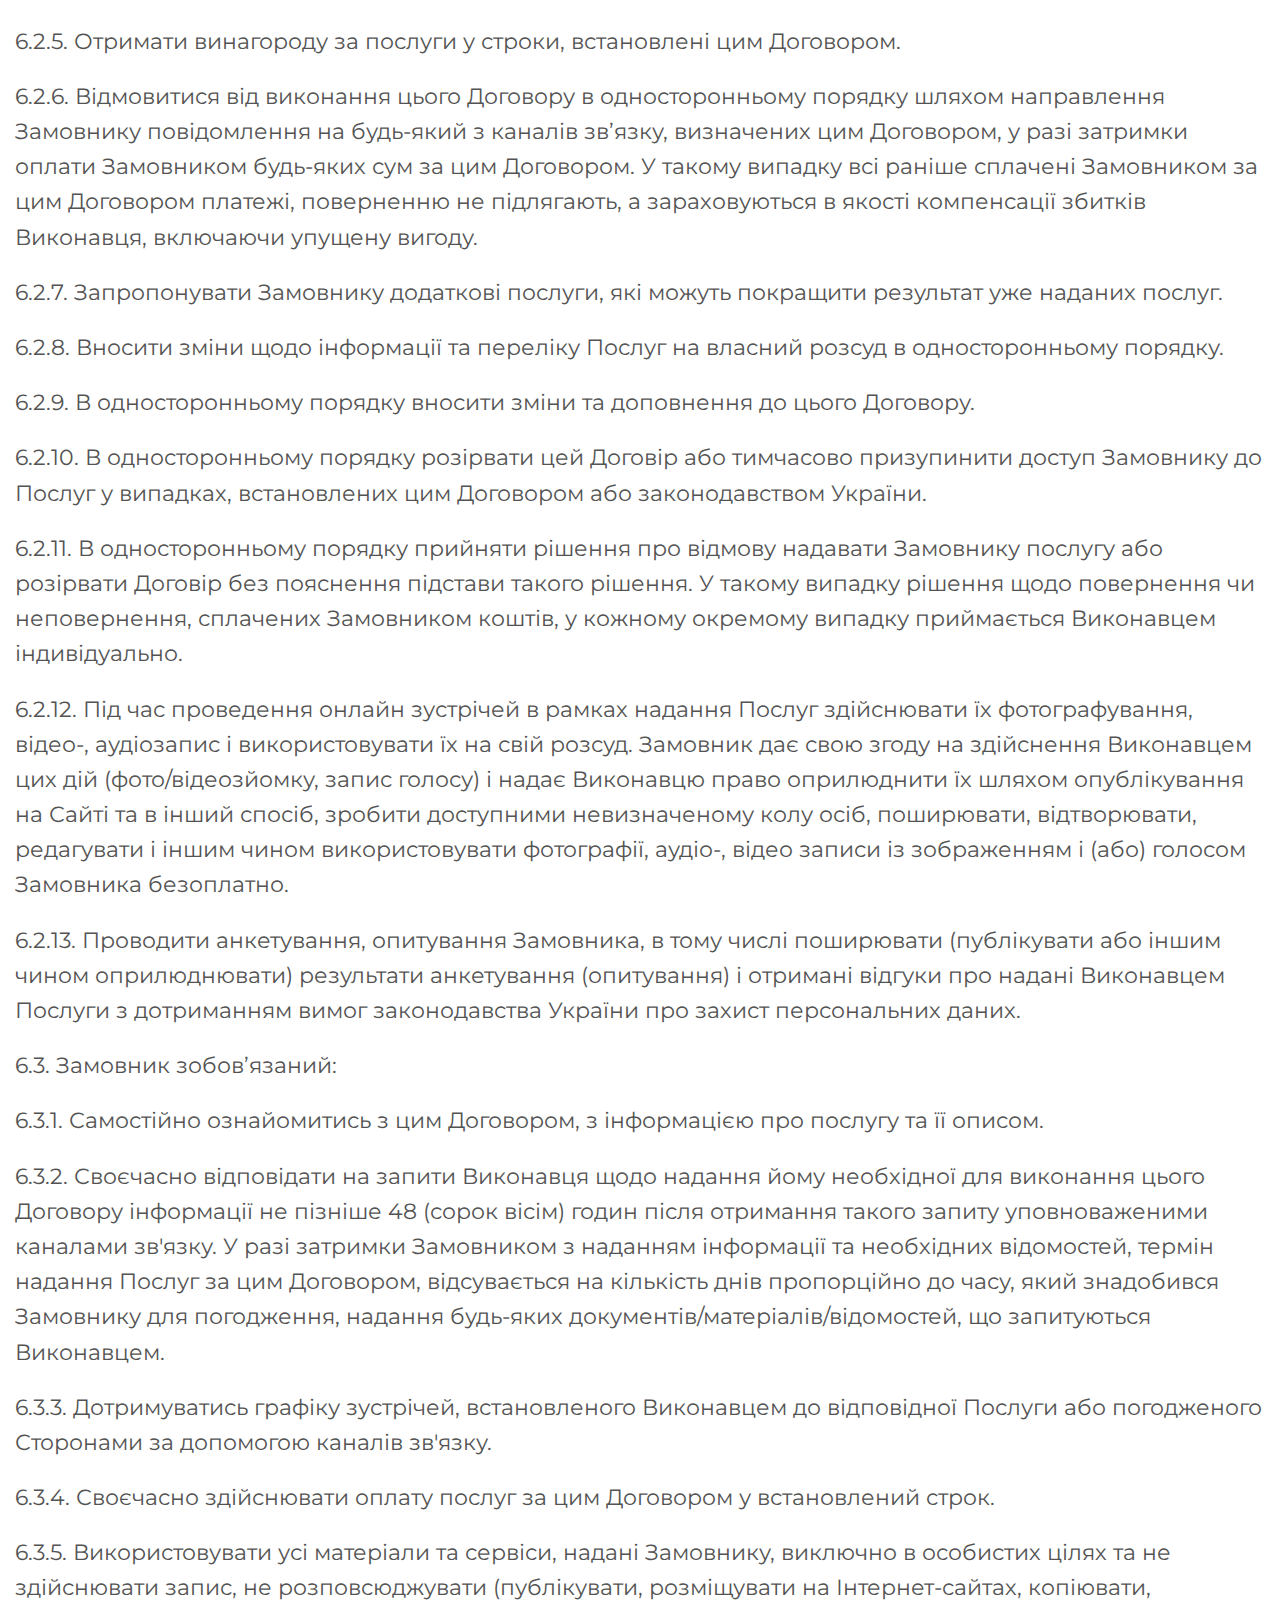
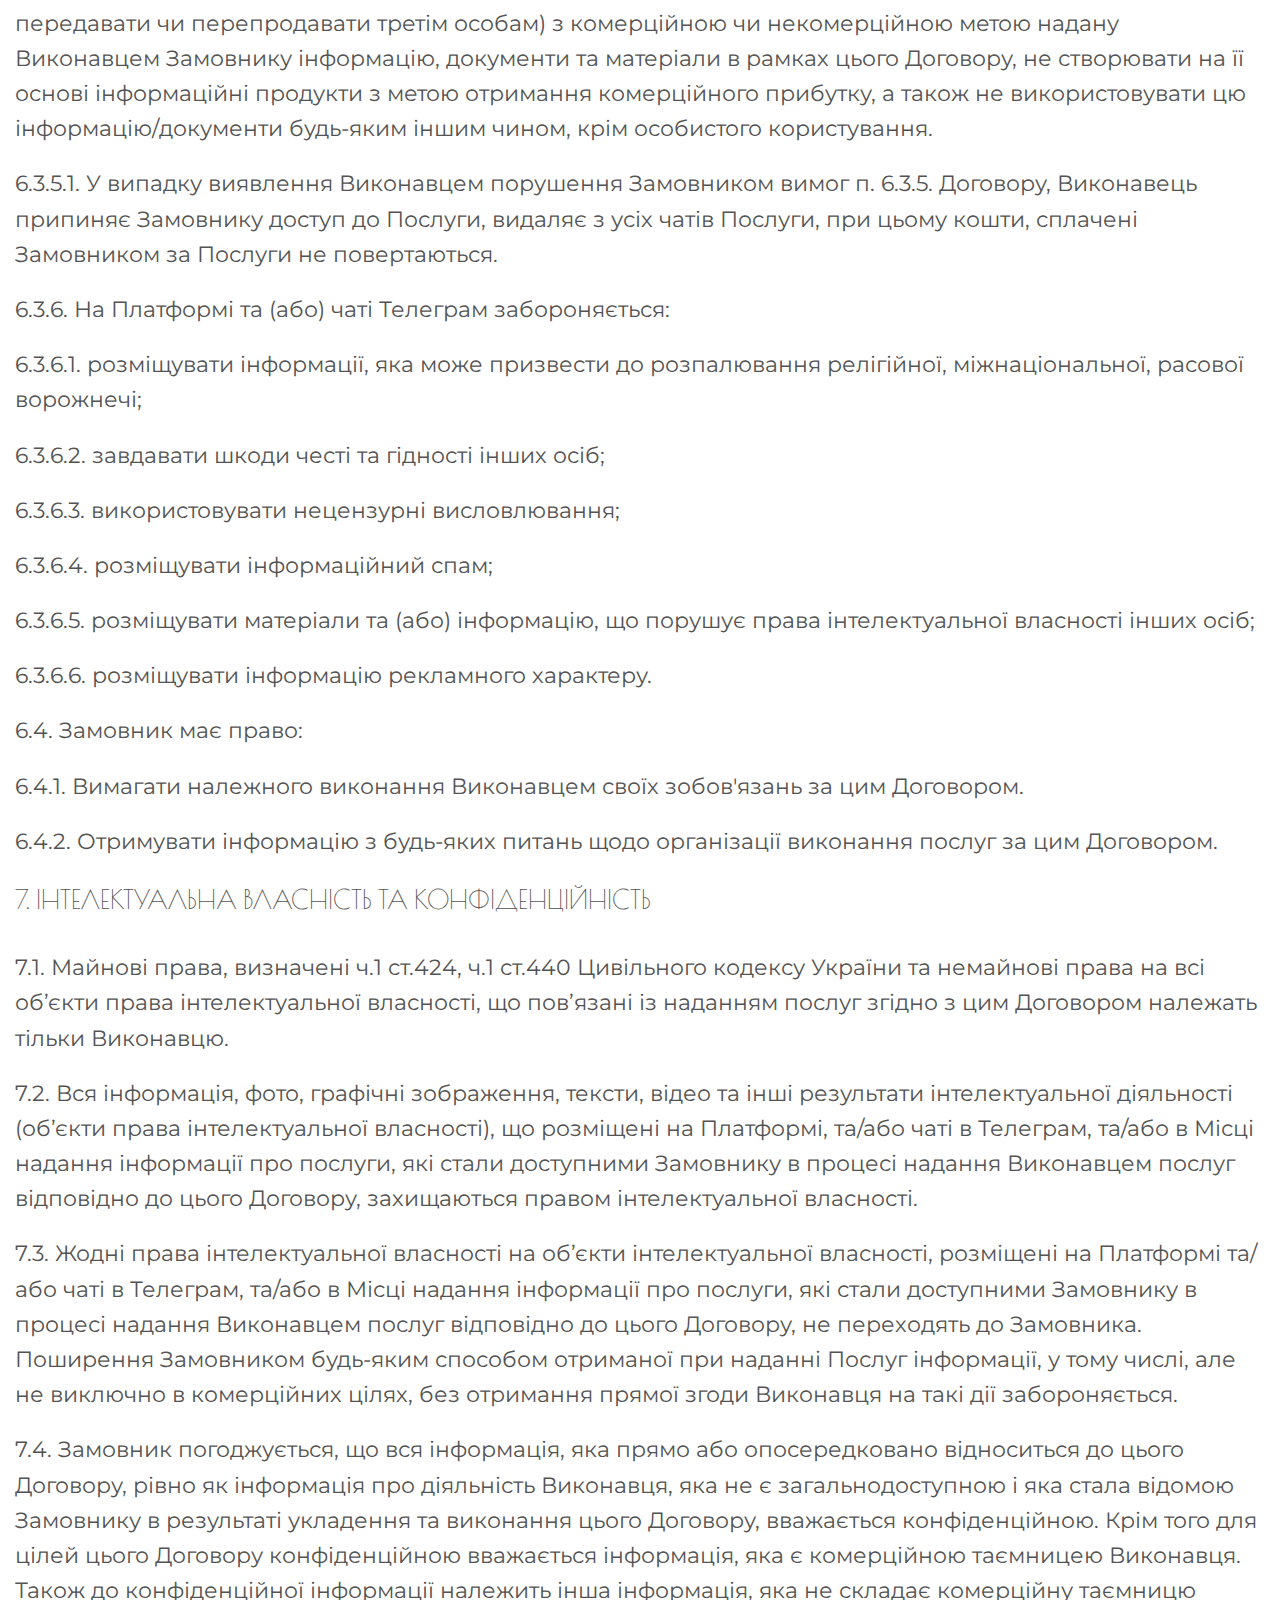
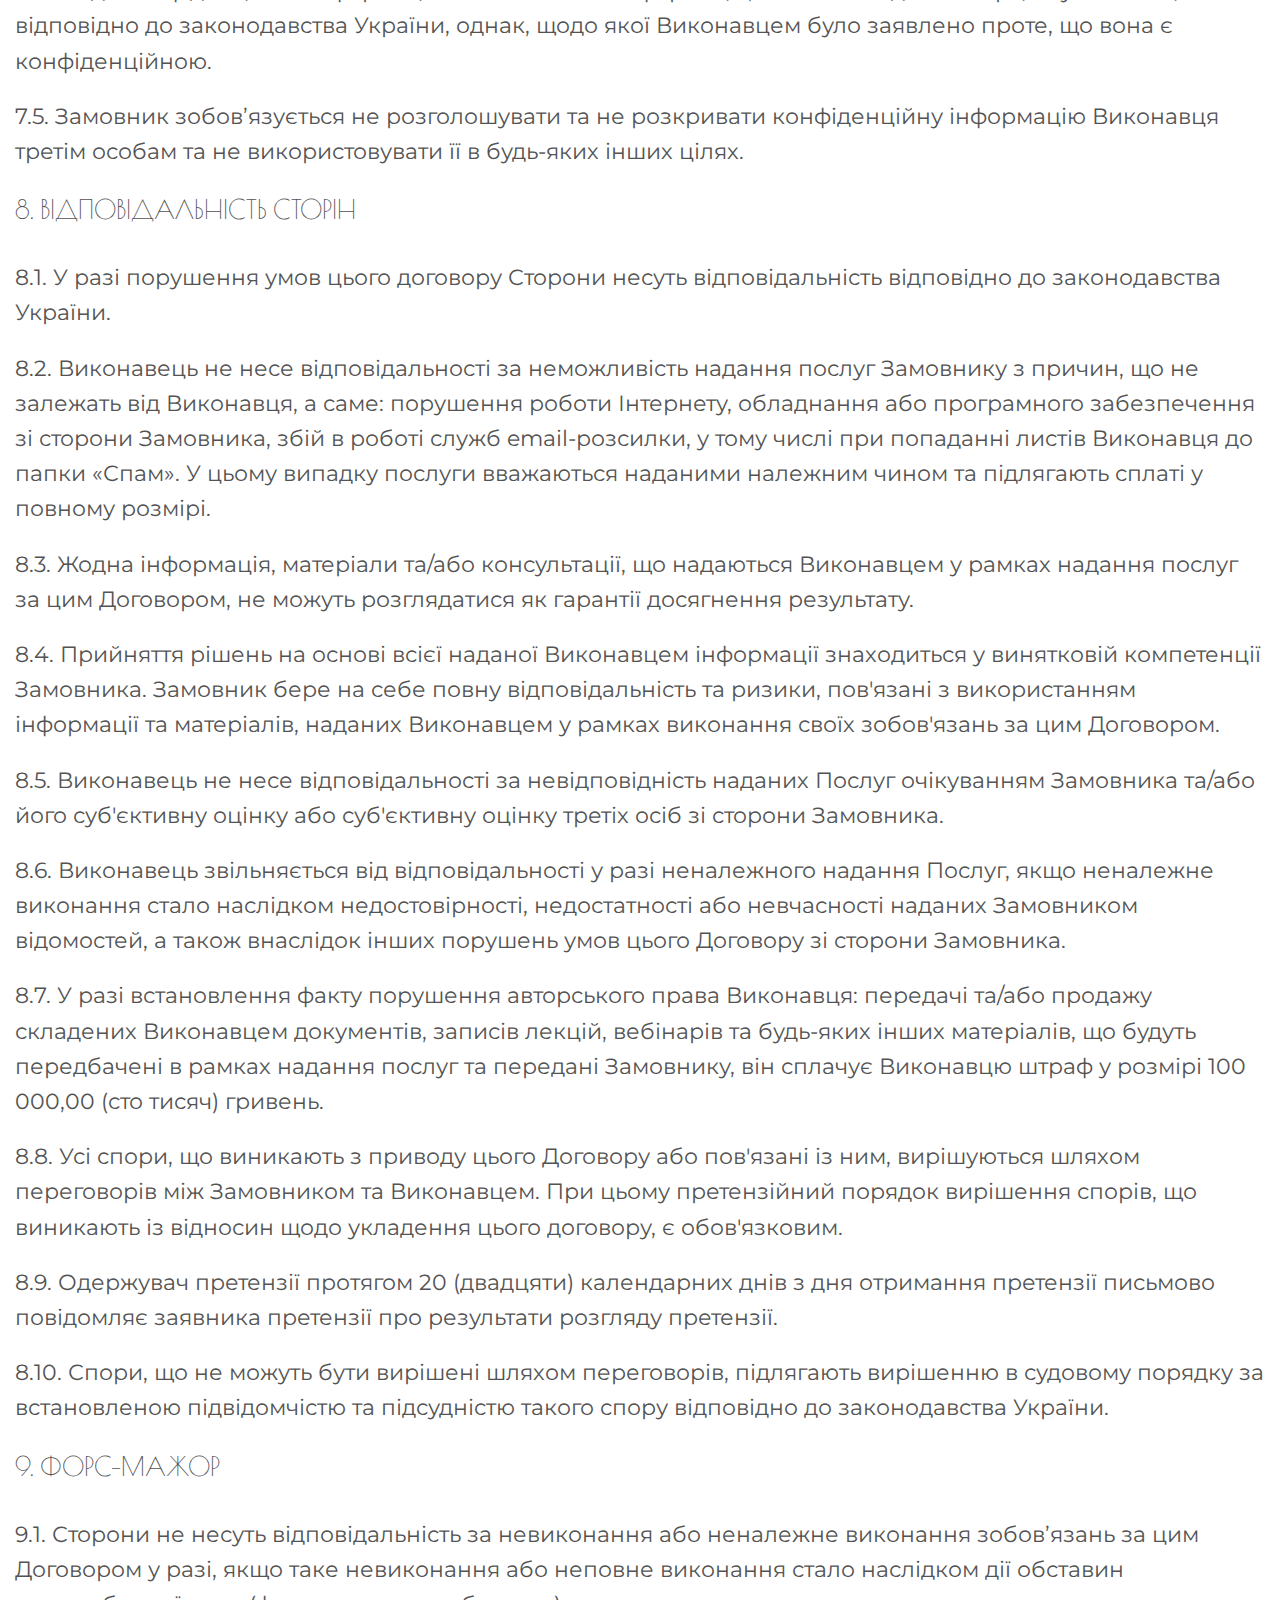
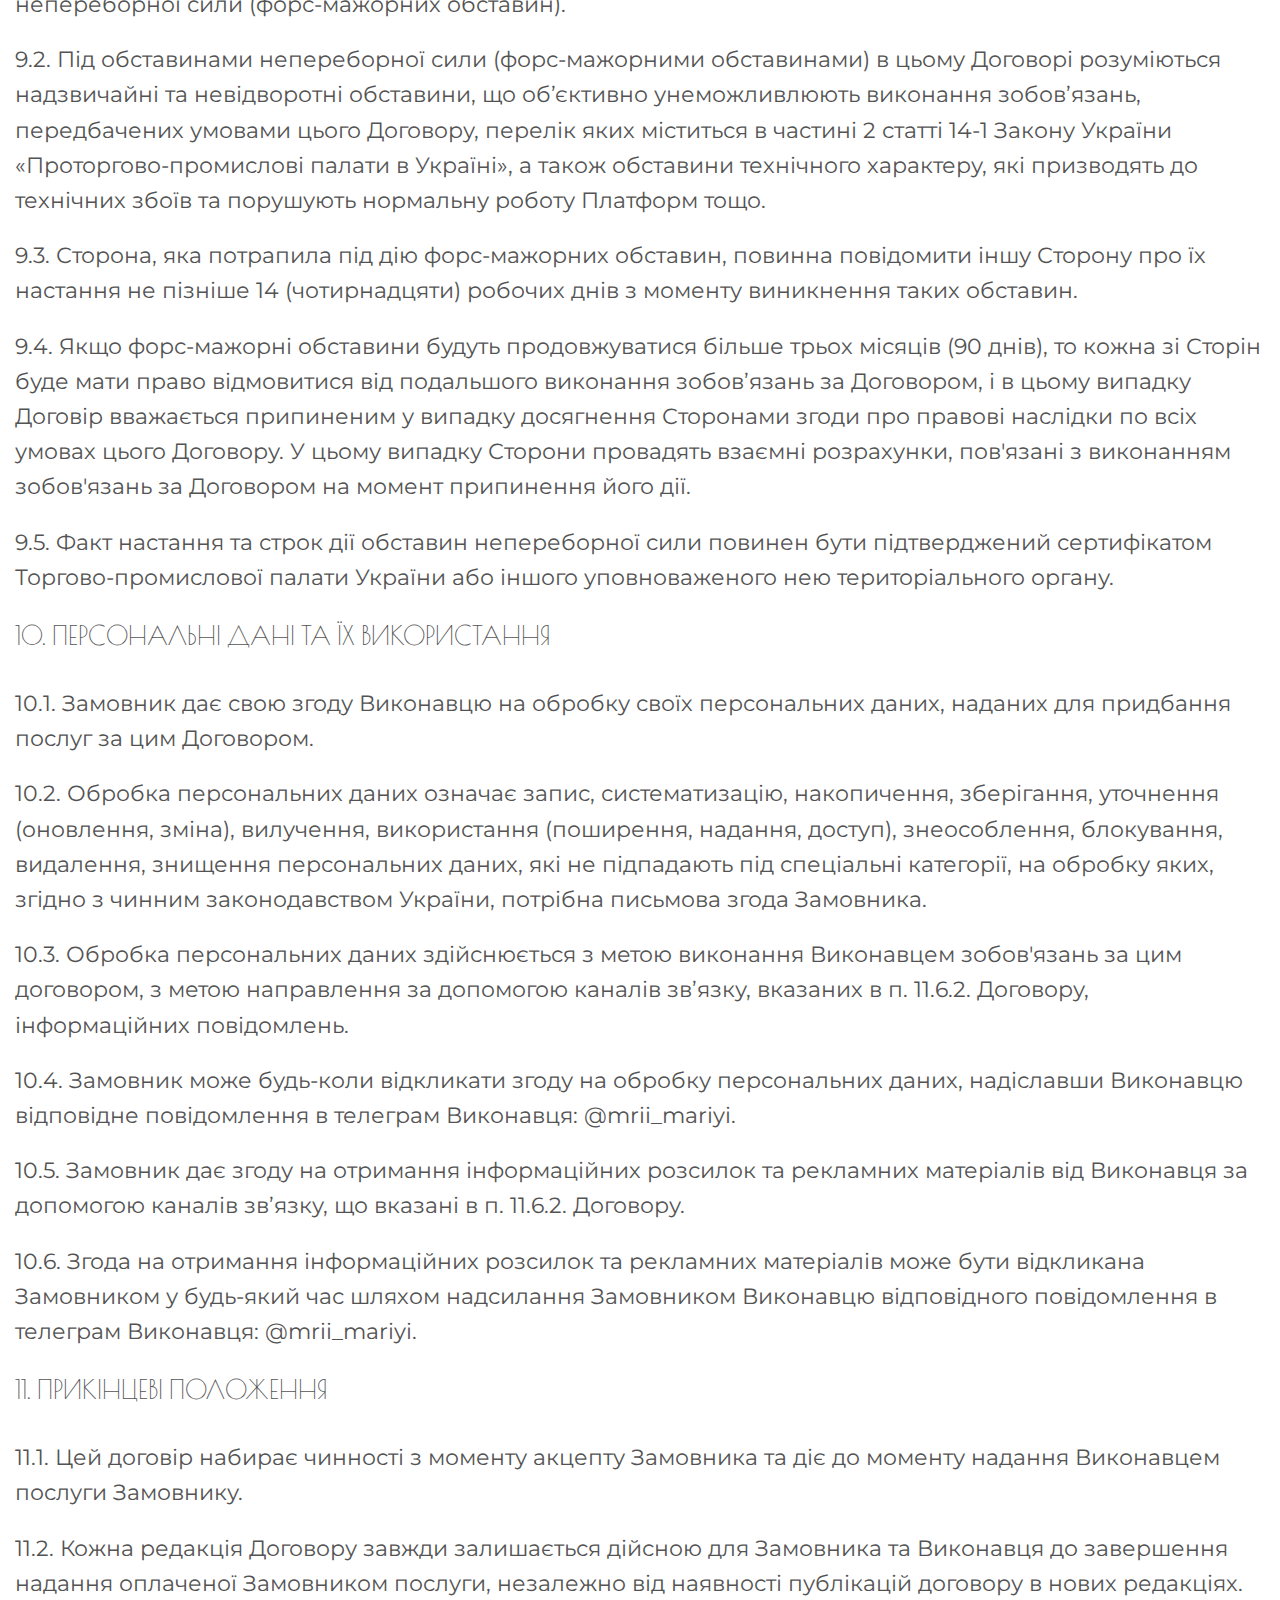
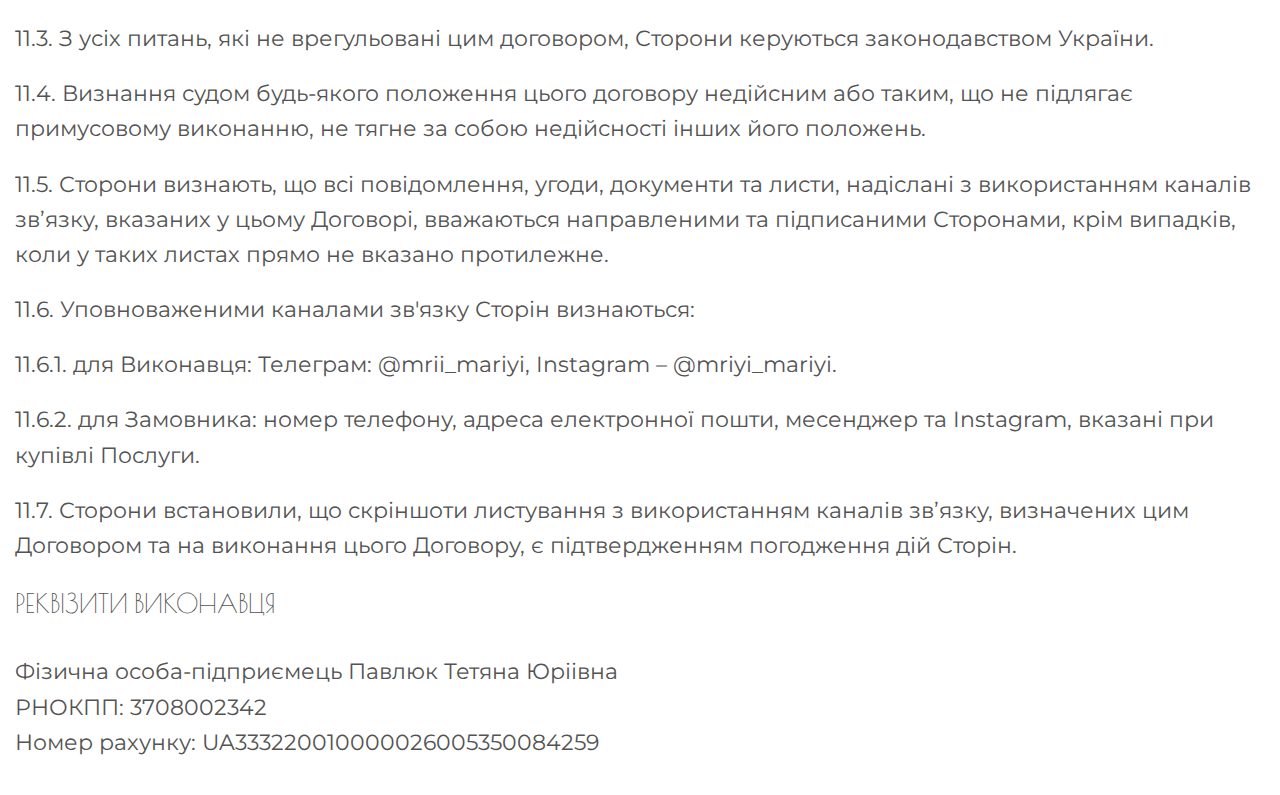
<file: offer.html>
<!DOCTYPE html>
<html lang="en">

<head>
    <meta charset="UTF-8">
    <meta name="viewport" content="width=device-width, initial-scale=1.0">
    <title>Договір оферти</title>
    <link rel="stylesheet" href="style.css">
    <style>
        section {
            padding: 15px;
            color: #535353;
        }

        p {
            margin-bottom: 20px;
        }

        h2 {
            margin-bottom: 40px;
        }

        h3 {
            text-transform: uppercase;
            margin-bottom: 30px;
        }

        a {
            color: #ad57b6;
        }

        img {
            max-width: 300px;
        }
    </style>
</head>

<body>
    <section>
        <a href="index.html">
            <img src="images/logo.png" alt="7 днів до впевненого материнства">
        </a>
        <h2>ПУБЛІЧНИЙ ДОГОВІР ОФЕРТИ</h2>
        <p>Відповідно до ст. 633, 641, 642 Цивільного кодексу України цей Договір є офіційною пропозицією Фізичної
            особи-підприємця Павлюк Тетяни Юріівни та/або залучених нею на умовах цього Договору третіх осіб
            (надалі –
            Виконавець), адресованою необмеженому колу осіб (надалі – Замовник) укласти Публічний договір про надання
            послуг
            на викладених нижче умовах.</p>

        <h3>1. ВИЗНАЧЕННЯ ПОНЯТЬ ТА ЇХ ТЛУМАЧЕННЯ</h3>
        <p>1.1. Терміни та поняття, що використовуються у цьому Договорі, вживаються у значеннях, наведених нижче:</p>
        <p>Публічний договір – це договір, за яким Виконавець пропонує надати послуги необмеженому колу осіб на умовах,
            які
            викладені у цьому договорі і які є однаковими для всіх, хто виявив бажання прийняти таку пропозицію із
            моменту її
            акцепту (надалі – Договір).</p>
        <p>Оферта – пропозиція Виконавця укласти з ним Договір на умовах, що містяться в цьому Договорі.</p>
        <p>Акцепт – це прийняття Замовником пропозиції Виконавця укласти цей Договір.</p>
        <p>Замовник – будь-яка фізична особа-громадянин або фізична особа-підприємець, які своїми діями (акцептом)
            виявили намір
            укласти Договір на умовах, визначених у ньому.</p>
        <p>Сайт – офіційні веб-сайти Виконавця, на яких Замовник здійснює замовлення послуг, розміщене в мережі
            Інтернет, що
            знаходяться за адресою:</p>
        <p><a href="https://taniaenergy.com" target="_blank">https://taniaenergy.com</a> та на усіх її
            піддоменах.</p>
        <p>Платформа – сукупність програмних засобів, що можуть використовуватися Виконавцем для надання послуг,
            передбачених
            цим Договором.</p>
        <p>Телеграм – додаток для обміну повідомленнями.</p>
        <p>Чат-бот – це окремий автоматизований обліковий запис у Телеграм, створений, щоб автоматично обробляти й
            відправляти
            повідомлення.</p>
        <p>Тариф – це умовне позначення обсягу послуг в рамках однієї Послуги, що впливає на її ціну.</p>
        <p>Реєстраційна форма – це надання персональних даних Замовником шляхом заповнення форми на Сайті та/або перехід
            за
            посиланням на Сайт з подальшим наданням персональних даних та/або в інший спосіб на умовах цієї Оферти.</p>
        <p>Місце надання інформації про послуги – Сайт, інстаграм-сторінка, телеграм-канали, чат-боти, шляхом обміну
            повідомленнями за допомогою інстаграм-сторінки, телеграм.</p>
        <p>Завдаток – грошова сума, що сплачується Замовником за попереднє бронювання послуги Виконавця. Завдатком також
            визначаються платежі, що сплачуються Замовником при виборі формату оплати частинами як персональної
            пропозиції від
            Виконавця або за допомогою банківської чи кредитної організації. Завдаток сплачується Замовником як доказ
            укладання
            Договору та забезпечення його виконання щодо придбання послуг Виконавця за попередньо встановленою вартістю.
        </p>
        <p>1.2. Заголовки у цьому Договорі наводяться лише для зручності і не впливають на тлумачення пунктів Договору.
        </p>
        <p>1.3. У випадку, якщо у цьому Договорі використовуються терміни і поняття, невизначені цим розділом Договору,
            то
            тлумачення такого терміну або поняття відбувається відповідно до тексту цього Договору. У випадку
            відсутності
            однозначного тлумачення терміну або поняття, необхідно тлумачити це поняття виходячи із норм законодавства
            України.
        </p>


        <h3>2. АКЦЕПТ ДОГОВОРУ</h3>
        <p>2.1. Цей Договір укладається шляхом надання Замовником повної й безумовної згоди (акцепту) на пропозицію
            Виконавця
            укласти з ним Договір, без підпису Сторонами письмового примірника Договору.</p>
        <p>2.2. Акцептом (безумовним прийняттям) умов цього Договору вважається вчинення Замовником однієї з таких дій:
            або
            здійснення Реєстрації Замовником, або оплати Замовником на користь Виконавця обраної послуги/пакету послуг,
            або
            внесення Замовником визначеної Виконавцем суми з метою попереднього бронювання послуги Виконавця, або
            внесення
            першого платежу при оплаті вартості послуг частинами, або оплата вартості послуг за допомогою банківської чи
            кредитної організації.</p>
        <p>2.3. Акцепт цієї оферти означає, що будь-які її умови приймаються Замовником цілком та повністю без будь-яких
            застережень та обмежень, при цьому акцепт цієї оферти підтверджує, що Замовник ознайомлений з усіма умовами
            Договору
            та що йому зрозумілі всі умови Договору, що Замовник скористався правом отримати від Виконавця всі
            роз’яснення з
            усіх питань щодо Договору, а також підтверджує те, що умови Договору повністю відповідають волі, потребам та
            вимогам
            Замовника.</p>
        <p>2.4. Особа, яка здійснила акцепт цього Договору набуває всіх прав та обов’язків Замовника.</p>
        <p>2.5. Якщо Замовник не згоден з умовами цього Договору, він не має права укладати цей Договір, проводити
            жодних оплат,
            а також не вправі приймати послуги від Виконавця.</p>

        <h3>3. ПРЕДМЕТ ДОГОВОРУ</h3>
        <p>3.1. Виконавець зобов'язується надати Замовнику інформаційно-консультаційні послуги, зміст яких полягає в
            наданні
            Замовнику онлайн доступу до інтенсиву, курсу, семінару, вебінару та ін. послуг, з переліком яких Замовник
            може
            ознайомитися в Місці надання інформації про послуги та які обрані Замовником (надалі – Послуги), а Замовник
            зобов'язується сплатити такі Послуги на умовах, узгоджених у цьому Договорі.</p>
        <p>3.2. Надання Виконавцем послуг Замовнику здійснюється шляхом надання інформації в режимі реального часу і/або
            в
            режимі трансляції запису за допомогою web-технологій через текстові, відео, фото, аудіоуроки/повідомлення,
            доступу
            до інформації та сервісів, розміщених на Платформі, та/або Телеграм-каналі, та/або Чат-боті.</p>
        <p>3.3. Перелік, обсяг, характеристика, тарифи, порядок отримання та тривалість Послуг розміщується Виконавцем в
            Місці
            надання інформації про послуги.</p>
        <p>3.4. Обсяг послуг в межах різних тарифів може відрізнятися.</p>
        <p>3.5. Виконавець має право обмежити кількість місць на певному тарифі.</p>
        <p>3.6. Замовляючи послуги, Замовник дає згоду на отримання інформації від Виконавця за допомогою sms та
            e-mail-розсилок, а також повідомленнях в месенджерах та соціальних мережах.</p>
        <p>3.7. Виконавець за потреби, на власний розсуд може залучати для надання послуг третіх осіб, на умовах
            співпраці. При
            цьому Виконавець несе відповідальність перед Замовником за виконання такими особами умов Договору.</p>

        <h3>4. ВАРТІСТЬ ПОСЛУГ ТА ПОРЯДОК РОЗРАХУНКІВ</h3>
        <h3>4. ВАРТІСТЬ ПОСЛУГ ТА ПОРЯДОК РОЗРАХУНКІВ</h3>
        <p>4.1. Актуальні ціни на послуги Виконавця Замовник може дізнатися в Місці надання інформації про послуги.</p>
        <p>4.2. Платежі за цим Договором здійснюється одним із способів, що пропонуються Замовнику, а саме: оплата через
            платіжні термінали або інтернет-банкінг; оплата на розрахунковий рахунок Виконавця через банк чи
            банк-еквайєр;
            оплати за допомогою сервісів переказу коштів; іншими способами за попереднім погодженням з Виконавцем.</p>
        <p>4.3. Перед здійсненням оплати Замовник заповнює Реєстраційну форму.</p>
        <p>4.4. Оплата Послуг Виконавця здійснюється у національній валюті України – гривні – в безготівковій формі,
            шляхом
            сплати повної вартості обраної тарифу у порядку та строки, встановлені Виконавцем.</p>
        <p>4.4.1. Виконавець може визначити вартість в грошовому еквіваленті в іноземній валюті. У такому випадку
            Замовник
            оплачує послуги Виконавця в безготівковій формі у національній валюті України – гривні, що становить
            еквівалент
            вартості Послуг в іноземній валюті, що вказана Виконавцем відповідно до п. 4.1. Договору, згідно курсу на
            день
            оплати, встановленого банком через який Замовник оплачує Послугу.</p>
        <p>4.5. Виконавець в окремих випадках може надавати Замовнику можливість здійснити оплату послуг частинами. Сума
            оплати,
            що внесена частково є завдатком і в разі відмови Замовника від подальшої повної оплати або відмови від
            Послуги не
            повертається, окрім випадків, встановлених Виконавцем або цим Договором. Випадки, в яких можлива оплата
            частинами,
            вказуються Виконавцем у Місці надання інформації про послугу або узгоджуються в індивідуальному порядку між
            Замовником та Виконавцем шляхом обміну повідомленнями в уповноважених каналах зв'язку.</p>
        <p>4.6. Оплата послуг здійснюється Замовником протягом встановленого Виконавцем строку.</p>
        <p>4.7. Виконавець має право не надавати послугу Замовнику або тимчасово припинити доступ Замовника до
            матеріалів
            (чатів, груп, платформ, каналів) у випадку, якщо Замовник не здійснив оплату вартості послуг відповідно до
            обраного
            тарифу в порядку та строки, визначені Виконавцем.</p>
        <p>4.8. Виконавець має право в односторонньому порядку змінити ціну на будь-яку Послугу. Вартість замовлених та
            оплачених Замовником послуг, зміні та коригуванню не підлягають, за винятком випадків письмового погодження
            Сторонами таких змін.</p>
        <p>4.9. Моментом оплати вважається надходження коштів на розрахунковий рахунок Виконавця.</p>
        <p>4.10. Якщо оплата надходить у більшому розмірі, договір вважається укладеним, сума, що перевищує ціну
            договору, за
            погодженням Сторін або підлягає поверненню Замовнику протягом 5 (п'яти) робочих днів з дати отримання
            письмового
            запиту Замовника, або підлягає зарахуванню в рахунок іншої Послуги Виконавця.</p>


        <h3>5. ПОРЯДОК НАДАННЯ ПОСЛУГ</h3>
        <p>5.1. Виконавець надає Замовнику Послуги за цим Договором шляхом надання доступу до обраної Послуги.</p>
        <p>5.2. Замовник, оплачуючи послугу, погоджується із строками надання послуги.</p>
        <p>5.3. Виконавець надає доступ Замовнику до Послуги, відповідно до дати початку надання Послуги, вказаної в
            Місці
            надання інформації про послуги.</p>
        <p>5.4. З моменту надання Виконавцем доступу Замовнику до Послуги, остання вважається наданою в повному обсязі.
        </p>
        <p>5.5. Виконавець має право на власний розсуд змінювати розклад проведення занять, тривалість, а також час
            проведення занять, попередньо завчасно повідомивши про це Замовника.</p>
        <p>5.6. У разі порушення Замовником правил Послуг, розміщених на Платформі, в Телеграм-чаті відповідної Послуги,
            Виконавець в односторонньому порядку може до моменту припинення порушень або тимчасово припинити доступ
            Замовнику до Послуги, або залишити доступ Замовника до Послуги, але видалити з чату Послуги, або назавжди
            припинити доступ Замовника до Послуги тощо. При цьому у випадку припинення (видалення) назавжди доступу
            Замовника до Послуги, кошти за оплачені послуги Замовнику не повертаються.</p>
        <p>5.7. Доступ до Послуг припиняється після закінчення строку, вказаного або на сайті Виконавця, та/або на
            інстаграм-сторінці Виконавця, та/або в Телеграм-каналі, та/або Чат-боті.</p>
        <p>5.8. Сторони дійшли згоди, що акт приймання-передачі послуг, що надаються за цим Договором, не оформляється.
            Відсутність претензій зі сторони Замовника щодо якості наданих послуг, у т.ч. щодо істотних недоліків
            Послуг,
            надісланих у письмовій формі на один з каналів зв’язку Виконавця, вказаних у цьому Договорі, протягом 3
            (трьох)
            календарних днів з дати надання послуги Замовнику, буде вважатися підтвердженням факту повного та
            беззастережного приймання Замовником за якістю та обсягом Послуг, наданих у межах такого пакету послуг
            загалом.
        </p>
        <p>5.9. У випадку, якщо Замовник жодного разу протягом оплаченого періоду не скористався послугами Виконавця або
            певною послугою Виконавця, зокрема не переглянув запису лекцій марафону, вебінару, відеоуроку тощо, в тому
            числі
            якщо вони надаються Замовнику у вигляді готових записів, сплачені Замовником кошти не повертаються, в тому
            числі
            частково, а доступ не продовжується на інший строк.</p>
        <p>5.10. В окремих випадках Виконавець може надавати Замовнику право відмовитися від Послуги та вимагати
            повернути
            сплачені за Послугу кошти. Інформація про Послуги, в яких можливе право Замовника на відмову від Послуги та
            повернення сплачених Замовником коштів, а також порядок такої відмови, зазначається Виконавцем в Місці
            надання
            інформації про послугу.</p>
        <p>5.11. У випадку настання обставин, вказаних у п. 5.10. цього Договору, Виконавець повертає Замовнику кошти
            протягом 10 (десяти) банківських днів з дати надсилання Замовником Виконавцю запиту на повернення коштів та
            банківських реквізитів (номер рахунку у форматі IBAN, банк отримувача, прізвища, ім’я, по батькові,
            реєстраційний номер платника податків отримувача).</p>
        <p>5.12. У випадку, якщо послуга надається Виконавцем у конкретний час, вказаний в Телеграм-каналі або про який
            Замовника було проінформовано іншим чином, а Замовник не скористався цією послугою у вказаний час, він не
            має
            права вимагати повторного надання послуги та (або) повернення коштів.</p>
        <p>5.13. Замовник підтверджує достовірність своїх особистих даних і приймає всю відповідальність за їх точність,
            повноту і достовірність. У випадку, якщо Замовник не отримав у строк послуги та пакету документів у зв'язку
            з
            некоректним наданням ним необхідних даних, Виконавець не несе за ці дії відповідальність.</p>
        <p>5.14. Якщо Замовник не отримав доступ до матеріалів та сервісів, розміщених Платформі, в Телеграм, він
            зобов’язаний негайно повідомити про це Виконавця, надіславши повідомлення в телеграм: @nbystrovaateam.</p>
        <p>5.15. У випадку оновлення Виконавцем у майбутньому Послуги, Замовник має право тільки на версію Послуги, яка
            діяла на момент оплати ним Послуги і не має права вимагати надання йому доступу до оновленої версії.</p>


        <h3>6. ПРАВА ТА ОБОВ’ЯЗКИ СТОРІН</h3>
        <p>6.1. Виконавець зобов’язується:</p>
        <p>6.1.1. Виконавець зобов'язується надавати Замовнику цілодобовий доступ до всіх текстових, відео, фото,
            аудіо-матеріалів, доступ до яких надано Замовнику в рамках обраної Послуги. Термін доступу до цих матеріалів
            залежить від обраного пакету Послуг.</p>
        <p>6.1.2. Своєчасно розпочинати надання Послуг за умови їх оплати Замовником.</p>
        <p>6.1.3. Забезпечувати збереження будь-якої отриманої інформації від Замовника та не передавати її третім
            особам без
            згоди Замовника.</p>
        <p>6.1.4. Не розголошувати отриману в ході надання послуг інформацію про Замовника та його діяльність, про яку
            передбачено, що вона є конфіденційною.</p>
        <p>6.1.5. Не розголошувати інформацію про персональні дані Замовника без його згоди, окрім випадків,
            встановлених цим
            Договором, та здійснювати їх обробку виключно з метою виконання цього Договору відповідно до Політики
            конфіденційності, затвердженої Виконавцем.</p>
        <p>6.2. Виконавець має право:</p>
        <p>6.2.1. Не надавати послуги Замовнику у разі ненадходження оплати за обраною Послугою у встановлений строк.
        </p>
        <p>6.2.2. Самостійно визначати форми та методи надання Послуг, виходячи з умов Договору.</p>
        <p>6.2.3. Вимагати від Замовника надання інформації щодо предмета цього Договору, без якої виконання послуг
            неможливе.
        </p>
        <p>6.2.4. Звертатись до Замовника або до представників Замовника за отриманням роз'яснень чи уточнень з питань
            надання
            послуг у рамках цього Договору. Уточнення або роз'яснення можуть бути надіслані Замовником до будь-якої з
            таких
            форм: текстове повідомлення або аудіо-файл, направленими каналами зв'язку між Сторонами (електронна пошта,
            месенджери, інстаграм).</p>
        <p>6.2.5. Отримати винагороду за послуги у строки, встановлені цим Договором.</p>
        <p>6.2.6. Відмовитися від виконання цього Договору в односторонньому порядку шляхом направлення Замовнику
            повідомлення
            на будь-який з каналів зв’язку, визначених цим Договором, у разі затримки оплати Замовником будь-яких сум за
            цим
            Договором. У такому випадку всі раніше сплачені Замовником за цим Договором платежі, поверненню не
            підлягають, а
            зараховуються в якості компенсації збитків Виконавця, включаючи упущену вигоду.</p>
        <p>6.2.7. Запропонувати Замовнику додаткові послуги, які можуть покращити результат уже наданих послуг.</p>
        <p>6.2.8. Вносити зміни щодо інформації та переліку Послуг на власний розсуд в односторонньому порядку.</p>
        <p>6.2.9. В односторонньому порядку вносити зміни та доповнення до цього Договору.</p>
        <p>6.2.10. В односторонньому порядку розірвати цей Договір або тимчасово призупинити доступ Замовнику до Послуг
            у
            випадках, встановлених цим Договором або законодавством України.</p>
        <p>6.2.11. В односторонньому порядку прийняти рішення про відмову надавати Замовнику послугу або розірвати
            Договір без
            пояснення підстави такого рішення. У такому випадку рішення щодо повернення чи неповернення, сплачених
            Замовником
            коштів, у кожному окремому випадку приймається Виконавцем індивідуально.</p>
        <p>6.2.12. Під час проведення онлайн зустрічей в рамках надання Послуг здійснювати їх фотографування, відео-,
            аудіозапис
            і використовувати їх на свій розсуд. Замовник дає свою згоду на здійснення Виконавцем цих дій
            (фото/відеозйомку,
            запис голосу) і надає Виконавцю право оприлюднити їх шляхом опублікування на Сайті та в інший спосіб,
            зробити
            доступними невизначеному колу осіб, поширювати, відтворювати, редагувати і іншим чином використовувати
            фотографії,
            аудіо-, відео записи із зображенням і (або) голосом Замовника безоплатно.</p>
        <p>6.2.13. Проводити анкетування, опитування Замовника, в тому числі поширювати (публікувати або іншим чином
            оприлюднювати) результати анкетування (опитування) і отримані відгуки про надані Виконавцем Послуги з
            дотриманням
            вимог законодавства України про захист персональних даних.</p>
        <p>6.3. Замовник зобов’язаний:</p>
        <p>6.3.1. Самостійно ознайомитись з цим Договором, з інформацією про послугу та її описом.</p>
        <p>6.3.2. Своєчасно відповідати на запити Виконавця щодо надання йому необхідної для виконання цього Договору
            інформації
            не пізніше 48 (сорок вісім) годин після отримання такого запиту уповноваженими каналами зв'язку. У разі
            затримки
            Замовником з наданням інформації та необхідних відомостей, термін надання Послуг за цим Договором,
            відсувається на
            кількість днів пропорційно до часу, який знадобився Замовнику для погодження, надання будь-яких
            документів/матеріалів/відомостей, що запитуються Виконавцем.</p>
        <p>6.3.3. Дотримуватись графіку зустрічей, встановленого Виконавцем до відповідної Послуги або погодженого
            Сторонами за
            допомогою каналів зв'язку.</p>
        <p>6.3.4. Своєчасно здійснювати оплату послуг за цим Договором у встановлений строк.</p>
        <p>6.3.5. Використовувати усі матеріали та сервіси, надані Замовнику, виключно в особистих цілях та не
            здійснювати
            запис, не розповсюджувати (публікувати, розміщувати на Інтернет-сайтах, копіювати, передавати чи
            перепродавати
            третім особам) з комерційною чи некомерційною метою надану Виконавцем Замовнику інформацію, документи та
            матеріали в
            рамках цього Договору, не створювати на її основі інформаційні продукти з метою отримання комерційного
            прибутку, а
            також не використовувати цю інформацію/документи будь-яким іншим чином, крім особистого користування.</p>
        <p>6.3.5.1. У випадку виявлення Виконавцем порушення Замовником вимог п. 6.3.5. Договору, Виконавець припиняє
            Замовнику
            доступ до Послуги, видаляє з усіх чатів Послуги, при цьому кошти, сплачені Замовником за Послуги не
            повертаються.
        </p>
        <p>6.3.6. На Платформі та (або) чаті Телеграм забороняється:</p>
        <p>6.3.6.1. розміщувати інформації, яка може призвести до розпалювання релігійної, міжнаціональної, расової
            ворожнечі;
        </p>
        <p>6.3.6.2. завдавати шкоди честі та гідності інших осіб;</p>
        <p>6.3.6.3. використовувати нецензурні висловлювання;</p>
        <p>6.3.6.4. розміщувати інформаційний спам;</p>
        <p>6.3.6.5. розміщувати матеріали та (або) інформацію, що порушує права інтелектуальної власності інших осіб;
        </p>
        <p>6.3.6.6. розміщувати інформацію рекламного характеру.</p>
        <p>6.4. Замовник має право:</p>
        <p>6.4.1. Вимагати належного виконання Виконавцем своїх зобов'язань за цим Договором.</p>
        <p>6.4.2. Отримувати інформацію з будь-яких питань щодо організації виконання послуг за цим Договором.</p>

        <h3>7. ІНТЕЛЕКТУАЛЬНА ВЛАСНІСТЬ ТА КОНФІДЕНЦІЙНІСТЬ</h3>
        <p>7.1. Майнові права, визначені ч.1 ст.424, ч.1 ст.440 Цивільного кодексу України та немайнові права на всі
            об’єкти
            права інтелектуальної власності, що пов’язані із наданням послуг згідно з цим Договором належать тільки
            Виконавцю.
        </p>
        <p>7.2. Вся інформація, фото, графічні зображення, тексти, відео та інші результати інтелектуальної діяльності
            (об’єкти
            права інтелектуальної власності), що розміщені на Платформі, та/або чаті в Телеграм, та/або в Місці надання
            інформації про послуги, які стали доступними Замовнику в процесі надання Виконавцем послуг відповідно до
            цього
            Договору, захищаються правом інтелектуальної власності.</p>
        <p>7.3. Жодні права інтелектуальної власності на об’єкти інтелектуальної власності, розміщені на Платформі
            та/або чаті в
            Телеграм, та/або в Місці надання інформації про послуги, які стали доступними Замовнику в процесі надання
            Виконавцем
            послуг відповідно до цього Договору, не переходять до Замовника. Поширення Замовником будь-яким способом
            отриманої
            при наданні Послуг інформації, у тому числі, але не виключно в комерційних цілях, без отримання прямої згоди
            Виконавця на такі дії забороняється.</p>
        <p>7.4. Замовник погоджується, що вся інформація, яка прямо або опосередковано відноситься до цього Договору,
            рівно як
            інформація про діяльність Виконавця, яка не є загальнодоступною і яка стала відомою Замовнику в результаті
            укладення
            та виконання цього Договору, вважається конфіденційною. Крім того для цілей цього Договору конфіденційною
            вважається
            інформація, яка є комерційною таємницею Виконавця. Також до конфіденційної інформації належить інша
            інформація, яка
            не складає комерційну таємницю відповідно до законодавства України, однак, щодо якої Виконавцем було
            заявлено проте,
            що вона є конфіденційною.</p>
        <p>7.5. Замовник зобов’язується не розголошувати та не розкривати конфіденційну інформацію Виконавця третім
            особам та не
            використовувати її в будь-яких інших цілях.</p>


        <h3>8. ВІДПОВІДАЛЬНІСТЬ СТОРІН</h3>
        <p>8.1. У разі порушення умов цього договору Сторони несуть відповідальність відповідно до законодавства
            України.</p>
        <p>8.2. Виконавець не несе відповідальності за неможливість надання послуг Замовнику з причин, що не залежать
            від
            Виконавця, а саме: порушення роботи Інтернету, обладнання або програмного забезпечення зі сторони Замовника,
            збій в
            роботі служб email-розсилки, у тому числі при попаданні листів Виконавця до папки «Спам». У цьому випадку
            послуги
            вважаються наданими належним чином та підлягають сплаті у повному розмірі.</p>
        <p>8.3. Жодна інформація, матеріали та/або консультації, що надаються Виконавцем у рамках надання послуг за цим
            Договором, не можуть розглядатися як гарантії досягнення результату.</p>
        <p>8.4. Прийняття рішень на основі всієї наданої Виконавцем інформації знаходиться у винятковій компетенції
            Замовника.
            Замовник бере на себе повну відповідальність та ризики, пов'язані з використанням інформації та матеріалів,
            наданих
            Виконавцем у рамках виконання своїх зобов'язань за цим Договором.</p>
        <p>8.5. Виконавець не несе відповідальності за невідповідність наданих Послуг очікуванням Замовника та/або його
            суб'єктивну оцінку або суб'єктивну оцінку третіх осіб зі сторони Замовника.</p>
        <p>8.6. Виконавець звільняється від відповідальності у разі неналежного надання Послуг, якщо неналежне виконання
            стало
            наслідком недостовірності, недостатності або невчасності наданих Замовником відомостей, а також внаслідок
            інших
            порушень умов цього Договору зі сторони Замовника.</p>
        <p>8.7. У разі встановлення факту порушення авторського права Виконавця: передачі та/або продажу складених
            Виконавцем
            документів, записів лекцій, вебінарів та будь-яких інших матеріалів, що будуть передбачені в рамках надання
            послуг
            та передані Замовнику, він сплачує Виконавцю штраф у розмірі 100 000,00 (сто тисяч) гривень.</p>
        <p>8.8. Усі спори, що виникають з приводу цього Договору або пов'язані із ним, вирішуються шляхом переговорів
            між
            Замовником та Виконавцем. При цьому претензійний порядок вирішення спорів, що виникають із відносин щодо
            укладення
            цього договору, є обов'язковим.</p>
        <p>8.9. Одержувач претензії протягом 20 (двадцяти) календарних днів з дня отримання претензії письмово
            повідомляє
            заявника претензії про результати розгляду претензії.</p>
        <p>8.10. Спори, що не можуть бути вирішені шляхом переговорів, підлягають вирішенню в судовому порядку за
            встановленою
            підвідомчістю та підсудністю такого спору відповідно до законодавства України.</p>

        <h3>9. ФОРС-МАЖОР</h3>
        <p>9.1. Сторони не несуть відповідальність за невиконання або неналежне виконання зобов’язань за цим Договором у
            разі,
            якщо таке невиконання або неповне виконання стало наслідком дії обставин непереборної сили (форс-мажорних
            обставин).
        </p>
        <p>9.2. Під обставинами непереборної сили (форс-мажорними обставинами) в цьому Договорі розуміються надзвичайні
            та
            невідворотні обставини, що об’єктивно унеможливлюють виконання зобов’язань, передбачених умовами цього
            Договору,
            перелік яких міститься в частині 2 статті 14-1 Закону України «Проторгово-промислові палати в Україні», а
            також
            обставини технічного характеру, які призводять до технічних збоїв та порушують нормальну роботу Платформ
            тощо.</p>
        <p>9.3. Сторона, яка потрапила під дію форс-мажорних обставин, повинна повідомити іншу Сторону про їх настання
            не
            пізніше 14 (чотирнадцяти) робочих днів з моменту виникнення таких обставин.</p>
        <p>9.4. Якщо форс-мажорні обставини будуть продовжуватися більше трьох місяців (90 днів), то кожна зі Сторін
            буде мати
            право відмовитися від подальшого виконання зобов’язань за Договором, і в цьому випадку Договір вважається
            припиненим
            у випадку досягнення Сторонами згоди про правові наслідки по всіх умовах цього Договору. У цьому випадку
            Сторони
            провадять взаємні розрахунки, пов'язані з виконанням зобов'язань за Договором на момент припинення його дії.
        </p>
        <p>9.5. Факт настання та строк дії обставин непереборної сили повинен бути підтверджений сертифікатом
            Торгово-промислової палати України або іншого уповноваженого нею територіального органу.</p>

        <h3>10. ПЕРСОНАЛЬНІ ДАНІ ТА ЇХ ВИКОРИСТАННЯ</h3>

        <p>10.1. Замовник дає свою згоду Виконавцю на обробку своїх персональних даних, наданих для придбання послуг за
            цим
            Договором.</p>

        <p>10.2. Обробка персональних даних означає запис, систематизацію, накопичення, зберігання, уточнення
            (оновлення,
            зміна), вилучення, використання (поширення, надання, доступ), знеособлення, блокування, видалення, знищення
            персональних даних, які не підпадають під спеціальні категорії, на обробку яких, згідно з чинним
            законодавством
            України, потрібна письмова згода Замовника.</p>

        <p>10.3. Обробка персональних даних здійснюється з метою виконання Виконавцем зобов'язань за цим договором, з
            метою
            направлення за допомогою каналів зв’язку, вказаних в п. 11.6.2. Договору, інформаційних повідомлень.</p>

        <p>10.4. Замовник може будь-коли відкликати згоду на обробку персональних даних, надіславши Виконавцю відповідне
            повідомлення в телеграм Виконавця: @mrii_mariyi.</p>

        <p>10.5. Замовник дає згоду на отримання інформаційних розсилок та рекламних матеріалів від Виконавця за
            допомогою
            каналів зв’язку, що вказані в п. 11.6.2. Договору.</p>

        <p>10.6. Згода на отримання інформаційних розсилок та рекламних матеріалів може бути відкликана Замовником у
            будь-який
            час шляхом надсилання Замовником Виконавцю відповідного повідомлення в телеграм Виконавця: @mrii_mariyi.</p>


        <h3>11. ПРИКІНЦЕВІ ПОЛОЖЕННЯ</h3>

        <p>11.1. Цей договір набирає чинності з моменту акцепту Замовника та діє до моменту надання Виконавцем послуги
            Замовнику.</p>

        <p>11.2. Кожна редакція Договору завжди залишається дійсною для Замовника та Виконавця до завершення надання
            оплаченої
            Замовником послуги, незалежно від наявності публікацій договору в нових редакціях.</p>

        <p>11.3. З усіх питань, які не врегульовані цим договором, Сторони керуються законодавством України.</p>

        <p>11.4. Визнання судом будь-якого положення цього договору недійсним або таким, що не підлягає примусовому
            виконанню,
            не тягне за собою недійсності інших його положень.</p>

        <p>11.5. Сторони визнають, що всі повідомлення, угоди, документи та листи, надіслані з використанням каналів
            зв’язку,
            вказаних у цьому Договорі, вважаються направленими та підписаними Сторонами, крім випадків, коли у таких
            листах
            прямо не вказано протилежне.</p>

        <p>11.6. Уповноваженими каналами зв'язку Сторін визнаються:</p>
        <p>11.6.1. для Виконавця: Телеграм: @mrii_mariyi, Instagram – @mriyi_mariyi.</p>
        <p>11.6.2. для Замовника: номер телефону, адреса електронної пошти, месенджер та Instagram, вказані при купівлі
            Послуги.
        </p>

        <p>11.7. Сторони встановили, що скріншоти листування з використанням каналів зв’язку, визначених цим Договором
            та на
            виконання цього Договору, є підтвердженням погодження дій Сторін.</p>


        <h3>РЕКВІЗИТИ ВИКОНАВЦЯ</h3>
        <p>Фізична особа-підприємець Павлюк Тетяна Юріівна<br>
            РНОКПП: 3708002342<br>
            Номер рахунку: UA333220010000026005350084259</p>
    </section>


</body>

</html>
</file>
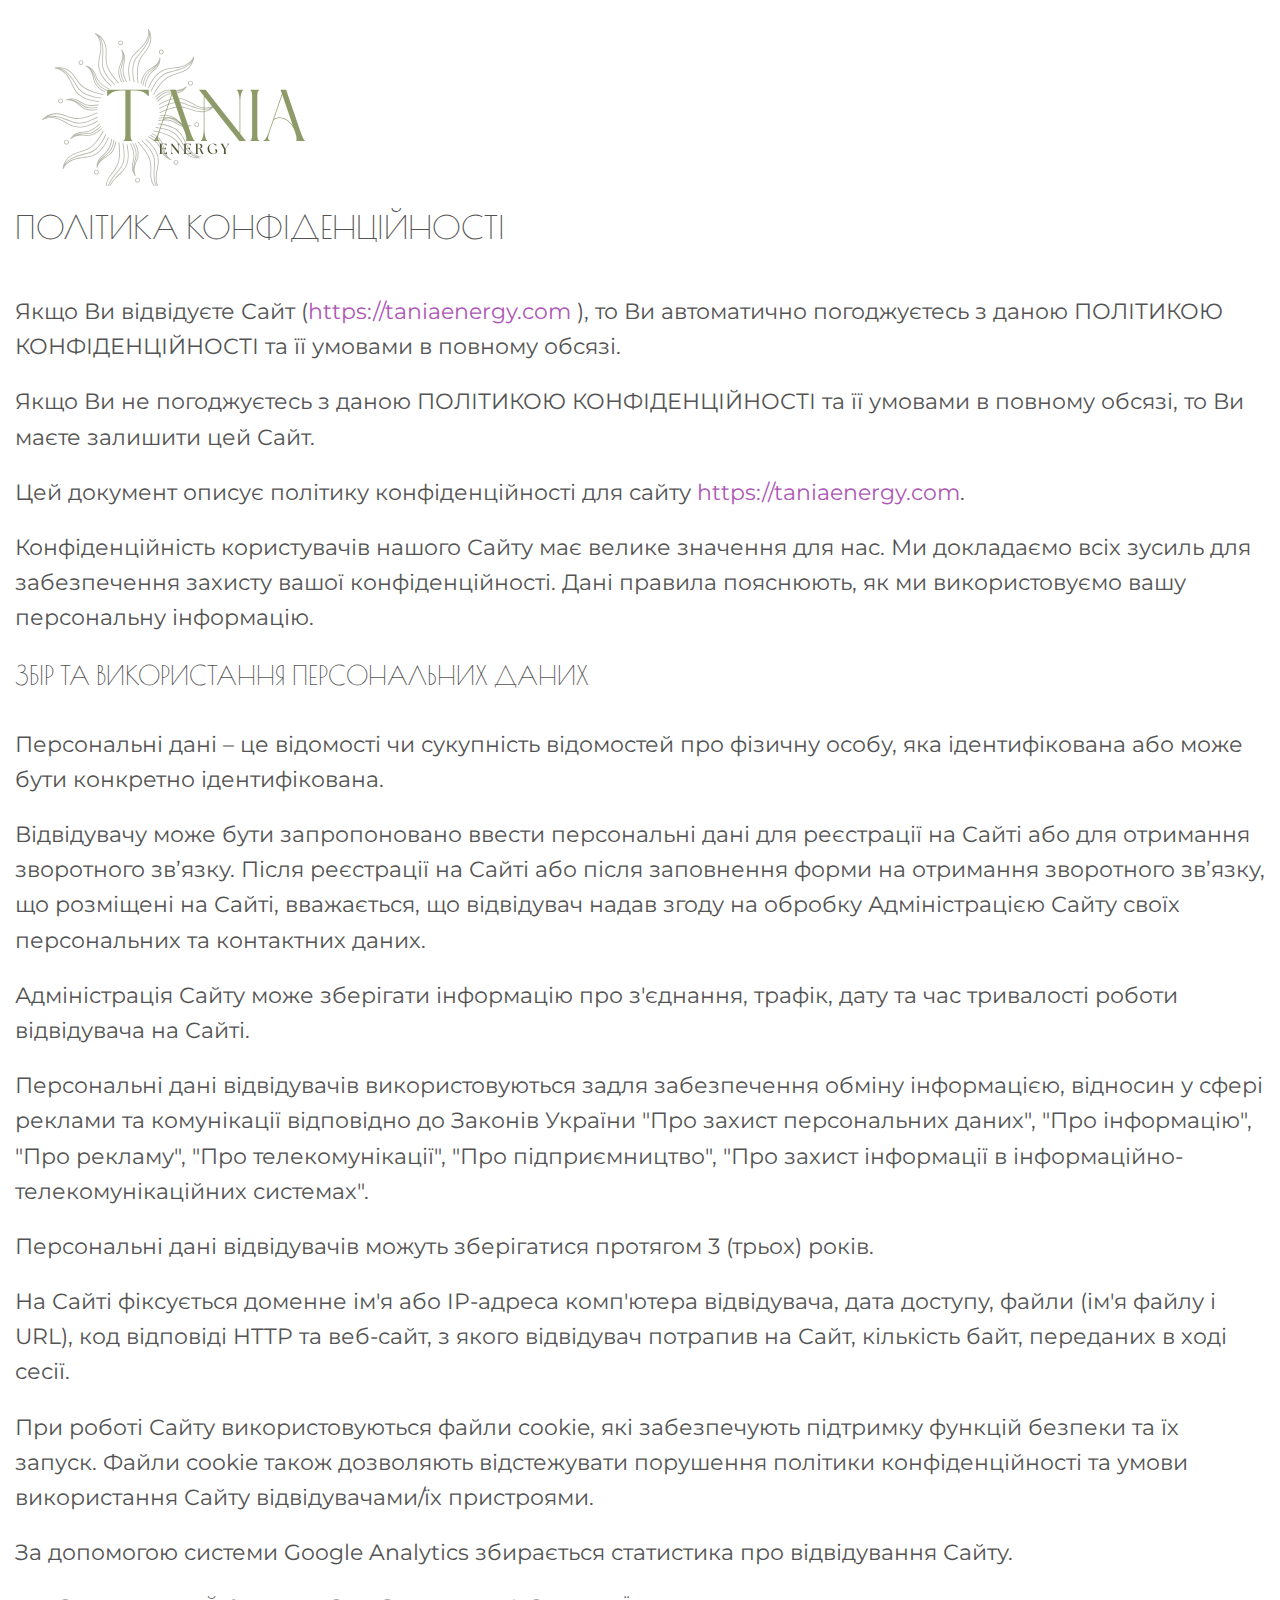
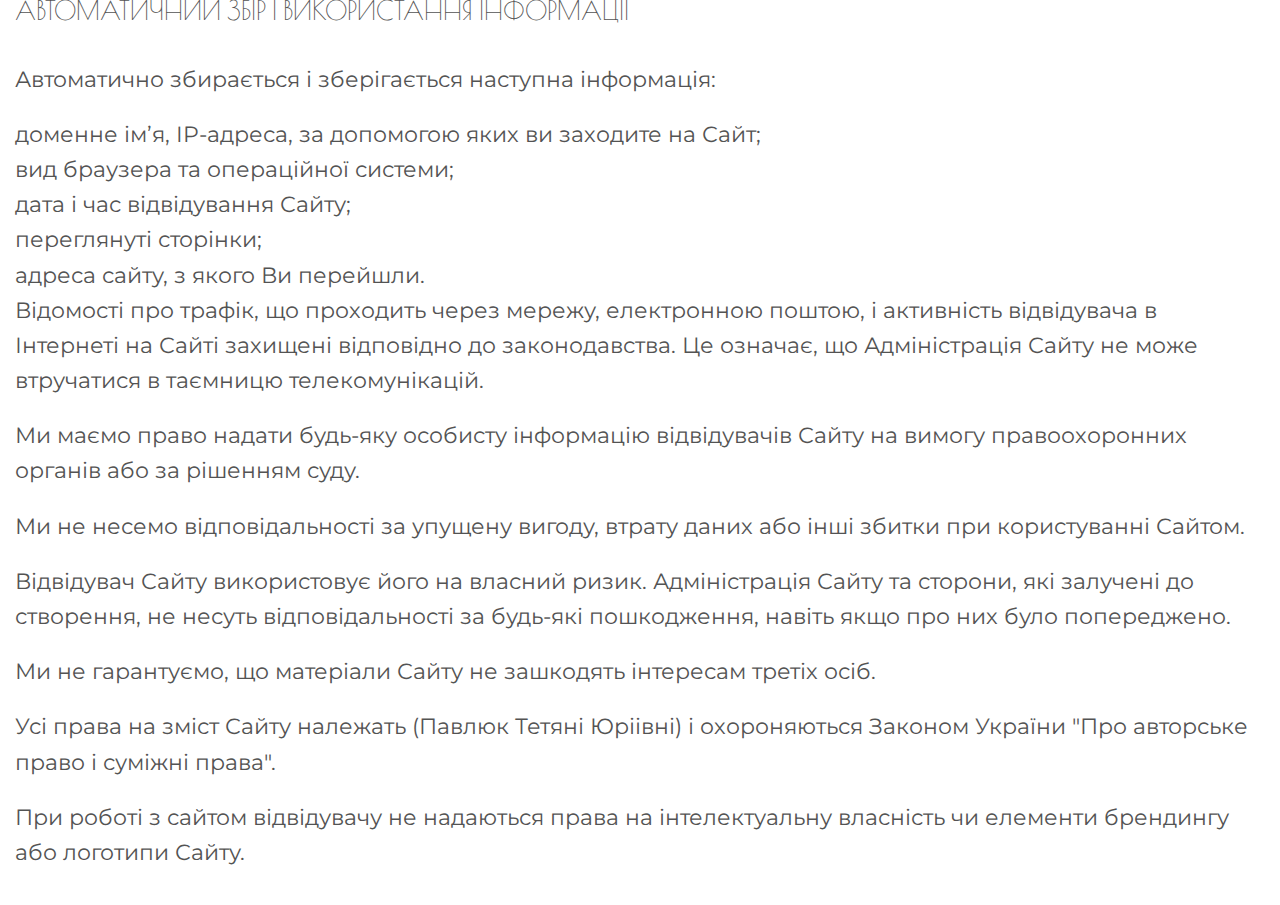
<file: privacy.html>
<!DOCTYPE html>
<html lang="en">

<head>
    <meta charset="UTF-8">
    <meta name="viewport" content="width=device-width, initial-scale=1.0">
    <title>Політика конфіденційності</title>
    <link rel="stylesheet" href="style.css">
    <style>
        section {
            padding: 15px;
            color: #535353;
        }

        p {
            margin-bottom: 20px;
        }

        h2 {
            margin-bottom: 40px;
        }

        h3 {
            text-transform: uppercase;
            margin-bottom: 30px;
        }

        a {
            color: #ad57b6;
        }

        img {
            max-width: 300px;
        }
    </style>
</head>

<body>
    <section>
        <a href="index.html">
            <img src="images/logo.png" alt="7 днів до впевненого материнства">
        </a>
        <h2>ПОЛІТИКА КОНФІДЕНЦІЙНОСТІ</h2>

        <p>Якщо Ви відвідуєте Сайт (<a href="http://taniaenergy.com">https://taniaenergy.com</a> ), то Ви
            автоматично погоджуєтесь з даною ПОЛІТИКОЮ
            КОНФІДЕНЦІЙНОСТІ та її умовами в повному обсязі.</p>

        <p>Якщо Ви не погоджуєтесь з даною ПОЛІТИКОЮ КОНФІДЕНЦІЙНОСТІ та її умовами в повному обсязі, то Ви маєте
            залишити
            цей Сайт.</p>

        <p>Цей документ описує політику конфіденційності для сайту <a
                href="https://taniaenergy.com">https://taniaenergy.com</a>.</p>

        <p>Конфіденційність користувачів нашого Сайту має велике значення для нас. Ми докладаємо всіх зусиль для
            забезпечення захисту вашої конфіденційності. Дані правила пояснюють, як ми використовуємо вашу персональну
            інформацію.</p>

        <h3>Збір та використання персональних даних</h3>

        <p>Персональні дані – це відомості чи сукупність відомостей про фізичну особу, яка ідентифікована або може бути
            конкретно ідентифікована.</p>

        <p>Відвідувачу може бути запропоновано ввести персональні дані для реєстрації на Сайті або для отримання
            зворотного
            зв’язку. Після реєстрації на Сайті або після заповнення форми на отримання зворотного зв’язку, що розміщені
            на
            Сайті, вважається, що відвідувач надав згоду на обробку Адміністрацією Сайту своїх персональних та
            контактних
            даних.</p>

        <p>Адміністрація Сайту може зберігати інформацію про з'єднання, трафік, дату та час тривалості роботи
            відвідувача на
            Сайті.</p>

        <p>Персональні дані відвідувачів використовуються задля забезпечення обміну інформацією, відносин у сфері
            реклами та
            комунікації відповідно до Законів України "Про захист персональних даних", "Про інформацію", "Про рекламу",
            "Про
            телекомунікації", "Про підприємництво", "Про захист інформації в інформаційно-телекомунікаційних системах".
        </p>

        <p>Персональні дані відвідувачів можуть зберігатися протягом 3 (трьох) років.</p>

        <p>На Сайті фіксується доменне ім'я або IP-адреса комп'ютера відвідувача, дата доступу, файли (ім'я файлу і
            URL),
            код відповіді HTTP та веб-сайт, з якого відвідувач потрапив на Сайт, кількість байт, переданих в ході сесії.
        </p>

        <p>При роботі Сайту використовуються файли cookie, які забезпечують підтримку функцій безпеки та їх запуск.
            Файли
            cookie також дозволяють відстежувати порушення політики конфіденційності та умови використання Сайту
            відвідувачами/їх пристроями.</p>

        <p>За допомогою системи Google Analytics збирається статистика про відвідування Сайту.</p>

        <h3>Автоматичний збір і використання інформації</h3>

        <p>Автоматично збирається і зберігається наступна інформація:</p>

        <ul>
            <li>доменне ім’я, IP-адреса, за допомогою яких ви заходите на Сайт;</li>
            <li>вид браузера та операційної системи;</li>
            <li>дата і час відвідування Сайту;</li>
            <li>переглянуті сторінки;</li>
            <li>адреса сайту, з якого Ви перейшли.</li>
        </ul>

        <p>Відомості про трафік, що проходить через мережу, електронною поштою, і активність відвідувача в Інтернеті на
            Сайті захищені відповідно до законодавства. Це означає, що Адміністрація Сайту не може втручатися в таємницю
            телекомунікацій.</p>

        <p>Ми маємо право надати будь-яку особисту інформацію відвідувачів Сайту на вимогу правоохоронних органів або за
            рішенням суду.</p>

        <p>Ми не несемо відповідальності за упущену вигоду, втрату даних або інші збитки при користуванні Сайтом.</p>

        <p>Відвідувач Сайту використовує його на власний ризик. Адміністрація Сайту та сторони, які залучені до
            створення,
            не несуть відповідальності за будь-які пошкодження, навіть якщо про них було попереджено.</p>

        <p>Ми не гарантуємо, що матеріали Сайту не зашкодять інтересам третіх осіб.</p>

        <p>Усі права на зміст Сайту належать (Павлюк Тетяні Юріівні) і охороняються Законом України "Про
            авторське право і суміжні права".</p>

        <p>При роботі з сайтом відвідувачу не надаються права на інтелектуальну власність чи елементи брендингу або
            логотипи
            Сайту.</p>
    </section>

</body>

</html>
</file>
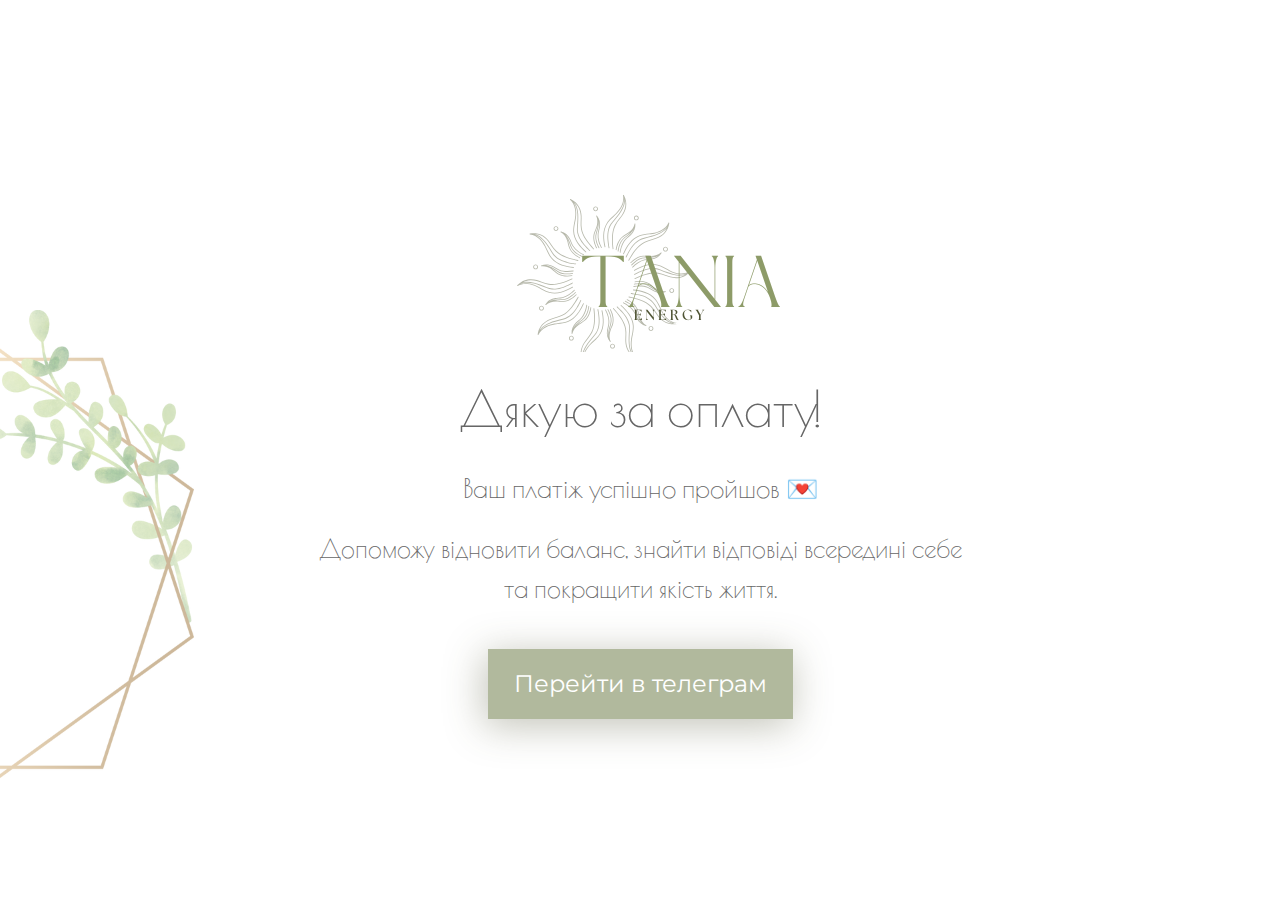
<file: thanks.html>
<!DOCTYPE html>
<html lang="uk">

<head>
    <meta charset="UTF-8">
    <meta name="viewport" content="width=device-width, initial-scale=1.0">
    <title>Дякую за оплату</title>
    <link
        href="https://fonts.googleapis.com/css2?family=Playfair+Display:wght@400;700&family=Montserrat:wght@400;700&display=swap"
        rel="stylesheet">
    <link rel="stylesheet" href="https://cdnjs.cloudflare.com/ajax/libs/font-awesome/6.4.0/css/all.min.css">
    <link rel="stylesheet" href="style.css">
</head>

<style>
    body {
        position: relative;
        overflow: hidden;
        display: flex;
        justify-content: center;
        align-items: center;
        text-align: center;
        min-height: 100vh;
    }

    section {
        padding: 15px;
    }

    .logo {
        position: relative;
        left: 0;
        top: 0;
    }

    .back-image {
        position: absolute;
        bottom: 10vh;
        left: -283px;
        z-index: 1;
        opacity: 0.5;
        max-width: 60%;
    }

    h2 {
        font-size: 26px;
        margin: 20px 0;
    }

    .thanks-container {
        padding: 15px;
        max-width: 700px;
        margin: auto;
        display: flex;
        flex-direction: column;
        align-items: center;
        justify-self: center;
        font-size: 25px;
        position: relative;
        z-index: 10;
    }

    p {
        margin: 30px 0;
        text-align: center;
    }

    .main-button {
        margin-top: 40px;
    }

    @media (max-width: 1024px) {
        .thanks-container {
            font-size: 21px;
            margin-top: -100px;
            max-width: 100vw;
        }

        .logo img {
            max-width: 300px;
        }

        .main-button {
            width: 90vw;
            font-size: 20px;
        }

        .back-image {
            bottom: -42vh;
            left: 0;
            opacity: 0.3;
            max-width: 164%;
        }


    }
</style>

<body>

    <section>
        <img src="images/header.png" alt="TANIA | Energy" class="back-image">
        <div class="thanks-container">
            <a class="logo" href="index.html">
                <img src="images/logo.png" alt="TANIA | Energy">
            </a>
            <h1>Дякую за оплату!</h1>
            <h2>Ваш платіж успішно пройшов 💌</h2>
            <h4>Допоможу відновити баланс, знайти відповіді всередині себе та покращити
                якість життя.</h4>
            <a href="https://www.instagram.com/tania.energy" class="main-button" target="_blank">
                Перейти в телеграм
            </a>
        </div>
    </section>
</body>

</html>
</file>
<file: style.css>
@import url('https://fonts.googleapis.com/css2?family=Montserrat:ital,wght@0,100..900;1,100..900&family=Poiret+One&display=swap');

:root {
  --green: #4f5434;
  --light_green: #b1b99d;
  --ligth: #f9f5f2;
  --purple: #9568c0;
  --light_purple: #e6cce9;
  --text: #666;
}

* {
  box-sizing: border-box;
  margin: 0;
  padding: 0;
}

a {
  text-decoration: none;
}

ul {
  padding: 0;
  margin: 0;
  list-style: none;
}

body {
  font-family: 'Montserrat', sans-serif;
  line-height: 1.6;
  width: 100%;
  max-width: 100%;
  overflow-x: hidden;
  font-size: 22px;
  color: var(--text);
}

html {
  font-size: 25px;
  width: 100%;
  max-width: 100%;
  overflow-x: hidden;
}

h1,
h2,
h3,
h4,
h5,
h6 {
  font-family: 'Poiret One', sans-serif;
  font-weight: 100;
}

.title {
  display: flex;
  flex-direction: column;
  max-width: max-content;
  align-items: end;
  margin-bottom: 30px;
}

.title h1 {
  font-family: 'Montserrat', sans-serif;
  color: var(--green);
  text-transform: uppercase;
  font-size: 40px;
}

.title h2 {
  font-family: 'Montserrat', sans-serif;
  color: var(--green);
  text-transform: uppercase;
  font-size: 38px;
}
.title span {
  font-family: 'Poiret One', sans-serif;
  font-size: 35px;
  border-bottom: 1px solid var(--green);
  color: var(--green);
}

.main-button {
  color: #fff;
  font-size: 24px;
  border-radius: 0;
  border: 1px solid var(--light_green);
  min-width: 300px;
  padding: 15px 25px;
  background-color: var(--light_green);
  display: flex;
  align-items: center;
  justify-content: center;
  transition: background-color 0.3s ease, color 0.3 ease;
  cursor: pointer;
  box-shadow: -3px 6px 39px 1px rgba(79, 84, 52, 0.35);
}

.main-button i {
  margin-right: 15px;
}

/* .main-button.reverse {
  color: #fff;
  background-color: var(--text);
  border-color: var(--text);
} */

.main-button:hover {
  color: var(--light_green);
  background-color: transparent;
}

/* .main-button.reverse:hover {
  color: var(--text);
  background-color: #fff;
  border-color: var(--text);
} */

header {
  display: flex;
  flex-direction: column;
  justify-content: space-between;
  min-height: 100vh;
  background-color: #fff;
  position: relative;
  padding-bottom: 40px;
}

.header-menu {
  display: flex;
  align-items: center;
  justify-content: space-between;
  width: 100%;
  border-bottom: 1px solid var(--green);
  height: 80px;
}

.burger {
  top: 20px;
  right: 20px;
  width: 48px;
  height: 38px;
  position: absolute;
  cursor: pointer;
  transition: transform 0.3s ease;
  z-index: 100;
  display: none;
}

.line {
  position: absolute;
  height: 2px;
  background: var(--text);
  border-radius: 2px;
  transition: all 0.4s ease;
}

.line1 {
  top: 0;
  width: 60%;
  left: 0;
}

.line2 {
  top: 50%;
  width: 100%;
  left: 0;
  transform: translateY(-50%);
}

.line3 {
  bottom: 0;
  width: 80%;
  right: 0;
}

.burger.active .line1 {
  transform: rotate(45deg);
  top: 50%;
  left: 0;
  width: 100%;
}

.burger.active .line2 {
  opacity: 0;
}

.burger.active .line3 {
  transform: rotate(-45deg);
  bottom: auto;
  top: 50%;
  right: auto;
  left: 0;
  width: 100%;
}

.logo {
  position: absolute;
  left: 30px;
  top: -10px;
  background-color: #fff;
}

.nav {
  background: var(--light_green);
  padding: 30px 40px;
  top: 30px;
  position: absolute;
  right: 30px;
  display: flex;
  align-items: center;
  justify-content: space-between;
  box-shadow: -3px 6px 39px 1px rgba(79, 84, 52, 0.35);
}

.social-icons {
  padding-left: 30px;
  display: flex;
  align-items: center;
  gap: 15px;
}

.social-icons a {
  font-size: 24px;
}

.nav ul {
  display: flex;
  align-items: center;
  justify-content: space-between;
  gap: 30px;
}

.nav a {
  font-weight: 300;
  color: var(--ligth);
  text-transform: uppercase;
  font-size: 17px;
  position: relative;
}

.nav a::after {
  position: absolute;
  content: '';
  bottom: -10px;
  left: 0;
  width: 0%;
  height: 1px;
  background-color: white;
  transition: width 0.3s ease;
}

.nav a:hover::after {
  width: 100%;
}

.dropdown {
  position: relative;
}

.dropdown > a {
  cursor: pointer;
}

.dropdown-menu {
  display: none;
  flex-direction: column;
  position: absolute;
  top: 100%;
  left: 0;
  padding: 10px 0;
  min-width: 240px;
  opacity: 0;
  transform: translateY(-10px);
  pointer-events: none;
  transition: all 0.3s ease;
  z-index: 10;
}

.dropdown-toggle {
  position: relative;
  display: inline-flex;
  align-items: center;
  gap: 6px;
}

.arrow {
  display: inline-block;
  width: 8px;
  height: 8px;
  border-right: 1px solid white;
  border-bottom: 1px solid white;
  transform: rotate(45deg);
  transition: transform 0.3s ease;
  margin-top: -5px;
  margin-left: 10px;
}

.dropdown.open .arrow {
  transform: rotate(-135deg);
  margin-top: 2px;
}

.dropdown.open .dropdown-menu {
  display: flex;
  opacity: 1;
  transform: translateY(0);
  pointer-events: auto;
  margin-top: 30px;
  background: #fff;
  padding: 33px;
  box-shadow: -3px 6px 19px 1px rgba(79, 84, 52, 0.55);
}

.dropdown-menu a {
  padding: 10px 0 10px 0;
  color: var(--text);
  text-decoration: none;
  transition: background 0.3s;
  white-space: nowrap;
  font-family: 'Poiret One', sans-serif;
  border-bottom: 1px solid var(--text);
  max-width: max-content;
}

.dropdown-menu a:hover {
  border-bottom-color: transparent;
}

.nav-list {
  display: flex;
}

.hero {
  padding-top: 120px;
}

.hero-content {
  display: flex;
  align-items: center;
  justify-content: space-between;
  margin: auto;
  max-width: 1200px;
  gap: 30px;
}

.hero-img img {
  max-height: 100vh;
  width: 50vw;
  max-width: 700px;
  object-fit: cover;
  box-shadow: -3px 6px 39px 1px rgba(79, 84, 52, 0.55);
}

.hero-text {
  display: flex;
  flex-direction: column;
  align-items: end;
}

.hero-text p {
  padding: 28px;
  font-size: 28px;
  position: relative;
}

.hero-text .main-button {
  margin-top: 30px;
  position: relative;
  z-index: 100000;
}

.hero-text p:before {
  background-image: url('./images/header.png');
  background-size: contain;
  background-repeat: no-repeat;
  max-width: 100%;
  width: 100%;
  height: 100%;
  position: absolute;
  content: '';
  opacity: 0.3;
  top: 0;
}

.hero-text p span {
  text-transform: uppercase;
  font-family: 'Poiret One', sans-serif;
  font-weight: bold;
  font-size: 23px;
  text-align: right;
  display: block;
  padding-top: 10px;
  color: var(--green);
}

.hero-content > .title {
  display: none;
}

#services {
  background-color: var(--light_green);
  box-shadow: 0 4px 20px rgba(0, 0, 0, 0.05);
  padding: 70px 20px;
  margin-top: 50px;
}

.services-wrapper {
  display: flex;
  flex-wrap: wrap;
  gap: 50px;
  justify-content: space-between;
  max-width: 1450px;
  margin: 0 auto;
  position: relative;
  background-color: rgba(255, 255, 255, 0.8);
  padding: 50px 10px;
}

.service-block {
  flex: 1 1 28%;
  padding: 40px;
  position: relative;
  display: flex;
  flex-direction: column;
  justify-content: space-between;
  min-height: 350px;
}

.service-block h3 {
  font-size: 24px;
  color: var(--green);
  margin-bottom: 20px;
  text-transform: uppercase;
}

.service-block p {
  font-size: 18px;
  color: var(--text);
  flex-grow: 1;
  margin-bottom: 30px;
}

.service-block .main-button {
  font-size: 16px;
  padding: 12px 20px;
  min-width: unset;
  width: 100%;
}

.with-line::after {
  content: '';
  position: absolute;
  right: -25px;
  top: 10%;
  height: 80%;
  width: 1px;
  background-color: var(--green);
  opacity: 0.3;
}

.with-line:first-child::before {
  content: '';
  position: absolute;
  left: -25px;
  top: 10%;
  height: 80%;
  width: 1px;
  background-color: var(--green);
  opacity: 0.3;
}

#aura {
  background-color: var(--ligth);
  padding: 100px 20px;
  color: var(--text);
}

.servise-section {
  display: flex;
  gap: 40px;
  max-width: 1450px;
  margin: 0 auto;
  align-items: center;
  justify-content: space-between;
  position: relative;
  z-index: 1000;
}

.servise-image img {
  max-width: 600px;
}

.servise-content {
  flex: 1 1 500px;
  position: relative;
  z-index: 1000;
}

.servise-content-center {
  display: flex;
  flex-direction: column;
  align-items: center;
  justify-content: center;
}

.servise-content .main-button {
  width: 80vw;
  margin-top: 50px;
  max-width: 600px;
}

.servise-content .main-button span {
  font-size: 40px;
  font-weight: 500;
  padding-left: 30px;
}

.servise-content h3 {
  font-size: 35px;
  margin-top: 30px;
  margin-bottom: 20px;
  position: relative;
  z-index: 1000;
}

.servise-content h4 {
  text-transform: uppercase;
  font-weight: 600;
  font-size: 30px;
  margin-top: 20px;
  margin-bottom: 20px;
  max-width: max-content;
  position: relative;
  z-index: 1000;
}

.servise-content h5 {
  font-size: 25px;
  margin-top: 30px;
  position: relative;
  z-index: 1000;
}

.servise-content h3 span {
  text-transform: uppercase;
  font-weight: 600;
  font-size: 40px;
  position: relative;
  z-index: 1000;
}

section > .servise-content {
  margin-top: 50px;
}

.servise-list,
.servise-meta {
  padding-left: 20px;
  margin-bottom: 20px;
  position: relative;
  position: relative;
  z-index: 1000;
}

.servise-list::after {
  content: '';
  position: absolute;
  left: 50%;
  transform: translate(-50%, 26%);
  width: 100%;
  height: 200px;
  background: rgb(148 143 70 / 40%);
  border-radius: 80%;
  filter: blur(118px);
  top: 124px;
}

.servise-list li {
  font-weight: 300;
  position: relative;
  z-index: 1000;
}

.servise-list li,
.servise-meta li {
  margin-bottom: 10px;
  line-height: 1.6;
  list-style: disc;
}

.servise-final {
  margin: 30px 0;
  font-style: italic;
  font-size: 20px;
  color: var(--text);
}

.servise-content .services-wrapper {
  margin-top: 50px;
  box-shadow: 0 4px 20px rgba(0, 0, 0, 0.05);
  padding: 20px 50px;
}

.servise-content .services-wrapper .service-block h3 {
  text-align: center;
  font-size: 27px;
  min-height: 2em;
}

.servise-content .services-wrapper .service-block p {
  text-align: center;
  font-size: 20px;
}

#tarot {
  position: relative;
  padding: 100px 0;
}

.tarot::before {
  content: '';
  position: absolute;
  inset: 0;
  background: url(./images/tarot.png);
  background-position: top;
  background-size: cover;
  background-repeat: no-repeat;
  min-height: 100vh;
  opacity: 0.6;
  z-index: 0;
}

.tarot .servise-content .services-wrapper .service-block h3 {
  text-align: center;
  font-size: 27px;
  min-height: 2em;
}

#cleansing {
  padding: 100px 20px;
}

#reviews {
  position: relative;
  padding: 0 20px;
  overflow: hidden;
  display: flex;
  justify-content: center;
  align-items: center;
  gap: 50px;
}

#reviews .back-img {
  position: absolute;
  inset: 0;
  width: 100%;
  height: 100%;
  object-fit: cover;
  opacity: 0.12;
  z-index: 1;
}

#reviews .reviews {
  position: relative;
  z-index: 2;
}

.reviews-back {
  margin: 0 auto;
  position: relative;
  padding: 60px 20px;
}

.reviews-carousel {
  overflow: hidden;
  position: relative;
  margin-top: 40px;
  padding: 20px;
}

#reviews::after {
  content: '';
  position: absolute;
  left: 50%;
  transform: translate(-50%, 26%);
  width: 50%;
  height: 500px;
  background: rgb(148 143 70 / 40%);
  border-radius: 80%;
  filter: blur(118px);
  top: 124px;
}

.review-carousel-container {
  display: flex;
  gap: 30px;
  transition: transform 0.5s ease-in-out;
  max-width: 800px;
}

.review-slide {
  min-width: calc(33.333% - 20px);
  flex: 0 0 auto;
}

.review-img {
  height: auto;
  border-radius: 10px;
  box-shadow: -3px 6px 9px 1px rgba(79, 84, 52, 0.35);
}

.carousel-button {
  position: absolute;
  top: 55%;
  transform: translateY(-50%);
  background-color: var(--light_green);
  color: #fff;
  border: none;
  padding: 12px 16px;
  font-size: 20px;
  cursor: pointer;
  z-index: 3;
  transition: background 0.3s;
}

.carousel-button:hover {
  background-color: var(--green);
}

.carousel-button.prev {
  left: 10px;
}

.carousel-button.next {
  right: 10px;
}

.contacts {
  display: flex;
  flex-direction: column;
  align-items: center;
  justify-content: center;
  gap: 30px;
  position: relative;
  z-index: 1000;
}

.contacts h3 {
  text-align: center;
  font-size: 30px;
  text-transform: uppercase;
  font-weight: 400;
}

.contacts p {
  text-align: center;
  max-width: 400px;
  margin: auto;
  font-size: 20px;
}

.contacts .social-icons a {
  font-size: 40px;
  color: var(--light_green);
  transition: color 0.3s ease;
}

.contacts .social-icons a:hover {
  color: var(--green);
}

footer {
  display: flex;
  flex-direction: column;
  align-items: center;
  justify-self: center;
  text-align: center;
  background-color: var(--light_green);
  color: white;
  padding: 20px;
  font-size: 15px;
  width: 100%;
  gap: 5px;
}

footer a {
  color: white;
  text-transform: uppercase;
}

@media (max-width: 1024px) {
  .review-slide {
    min-width: calc(50% - 20px);
  }
  #reviews {
    flex-direction: column;
  }
  footer {
    margin-top: 30px;
  }
}

@media (max-width: 600px) {
  .review-slide {
    min-width: 300px;
    width: 280px;
  }
  .carousel-button {
    padding: 10px;
    font-size: 16px;
  }
  .review-carousel-container {
    max-width: 300px;
  }
  #reviews {
    gap: 0;
  }
  #reviews::after {
    height: 350px;
  }
  .reviews-back {
    padding: 0;
  }
}

@media (max-width: 992px) {
  .aura-section {
    flex-direction: column;
    align-items: center;
  }

  .aura-image img {
    max-width: 90%;
  }
}

@media (max-width: 992px) {
  .services-wrapper {
    flex-direction: column;
  }
  .with-line::after {
    display: none;
  }
  .service-block {
    min-height: auto;
  }
}

@media (max-width: 1280px) {
  .hero-content {
    padding: 20px;
  }
  .hero-img img {
    width: 44vw;
    max-width: 550px;
  }
  .hero-text p {
    font-size: 27px;
  }
}

@media (max-width: 1024px) {
  .burger {
    display: block;
    z-index: 300;
  }
  header.active .menu {
    display: flex;
    flex-direction: column;
    position: absolute;
    z-index: 10;
    width: 100vw;
    height: 100vh;
    left: 0;
    right: 0;
    top: 0;
    bottom: 0;
    align-items: center;
    justify-content: center;
    background-color: rgba(255, 255, 255, 0.8);
  }
  .nav {
    display: none;
  }
  .logo img {
    max-width: 200px;
  }
  .hero-content {
    flex-direction: column;
  }
  .hero-img img {
    width: 91vw;
    object-position: top;
  }
  .hero {
    padding-top: 5px;
  }
  .hero-content > .title {
    display: flex;
    width: 100%;
    max-width: 100%;
    margin-bottom: -70px;
    position: relative;
    z-index: 100;
  }
  .hero-content > .title::after {
    content: '';
    position: absolute;
    left: 50%;
    transform: translate(-50%, -50%);
    width: 438px;
    height: 91px;
    background: rgba(250, 250, 250, 1);
    border-radius: 80%;
    filter: blur(40px);
    top: 80px;
  }
  .hero-text > .title {
    display: none;
  }
  .title h1 {
    font-size: 30px;
    position: relative;
    z-index: 100;
    font-weight: 300;
  }
  .title span {
    font-size: 28px;
    font-size: 30px;
    position: relative;
    z-index: 100;
  }
  .hero-text {
    margin-top: -130px;
    position: relative;
  }
  .hero-text::after {
    content: '';
    position: absolute;
    left: 50%;
    transform: translate(-50%, -50%);
    width: 438px;
    height: 400px;
    background: rgba(250, 250, 250, 1);
    border-radius: 80%;
    filter: blur(40px);
    top: 139px;
  }
  .hero-text p {
    font-size: 22px;
    position: relative;
    z-index: 100;
    padding: 0;
  }
  .active .nav {
    display: flex;
    position: absolute;
    flex-direction: column;
    justify-content: space-around;
    height: 100vh;
    z-index: 200;
    top: 0;
    left: 0;
    right: 0;
  }
  .active .nav:before {
    background-image: url('./images/back_logo.png');
    background-size: contain;
    background-repeat: no-repeat;
    max-width: 100%;
    width: 100%;
    height: 100%;
    position: absolute;
    content: '';
    opacity: 0.2;
    top: 0;
  }
  .nav ul {
    flex-direction: column;
  }
  .nav a {
    font-size: 25px;
    font-weight: 500;
  }
  .dropdown.open .dropdown-menu {
    display: flex;
    opacity: 1;
    transform: translateY(0);
    pointer-events: auto;
    margin-top: 6px;
    box-shadow: none;
    left: -30%;
    padding: 30px;
  }
  .nav a:hover::after {
    width: 0;
  }
  .dropdown-menu a {
    font-size: 20px;
    flex-wrap: wrap;
    display: flex;
    border: 0;
  }
  .social-icons a {
    font-size: 40px;
  }
  .active .line {
    background: white;
  }
  .hero-text p,
  .hero-text p span {
    text-align: center;
  }
  #services {
    margin-top: 0;
    padding: 20px;
  }
  .services-wrapper {
    background-color: transparent;
    padding: 0;
    gap: 20px;
  }
  .service-block {
    background-color: rgba(255, 255, 255, 0.8);
    box-shadow: 0 4px 20px rgba(0, 0, 0, 0.05);
  }
  .servise-section {
    flex-direction: column;
    gap: 0;
  }
  #aura {
    padding: 0;
  }
  .servise-content h3 span {
    font-size: 28px;
  }
  .servise-content h3,
  .servise-content .services-wrapper .service-block h3 {
    font-size: 26px;
  }
  .servise-content .services-wrapper .service-block h3 {
    margin-top: 0;
  }
  .servise-content h4 {
    font-size: 23px;
  }
  .servise-content .services-wrapper {
    padding: 0;
    box-shadow: none;
    margin-top: 0;
  }
  .servise-content .main-button {
    width: 90vw;
    font-size: 20px;
    margin-top: 20px;
  }
  .servise-content .main-button span {
    font-size: 20px;
    font-weight: 500;
    padding-left: 5px;
    line-height: 1;
  }
  .servise-image img {
    width: 97vw;
  }
  .servise-content {
    padding: 20px;
  }
  #tarot,
  #cleansing {
    padding: 20px 0;
  }
  section > .servise-content {
    margin-top: 0;
  }
  .with-line::before {
    display: none !important;
  }
}
</file>
